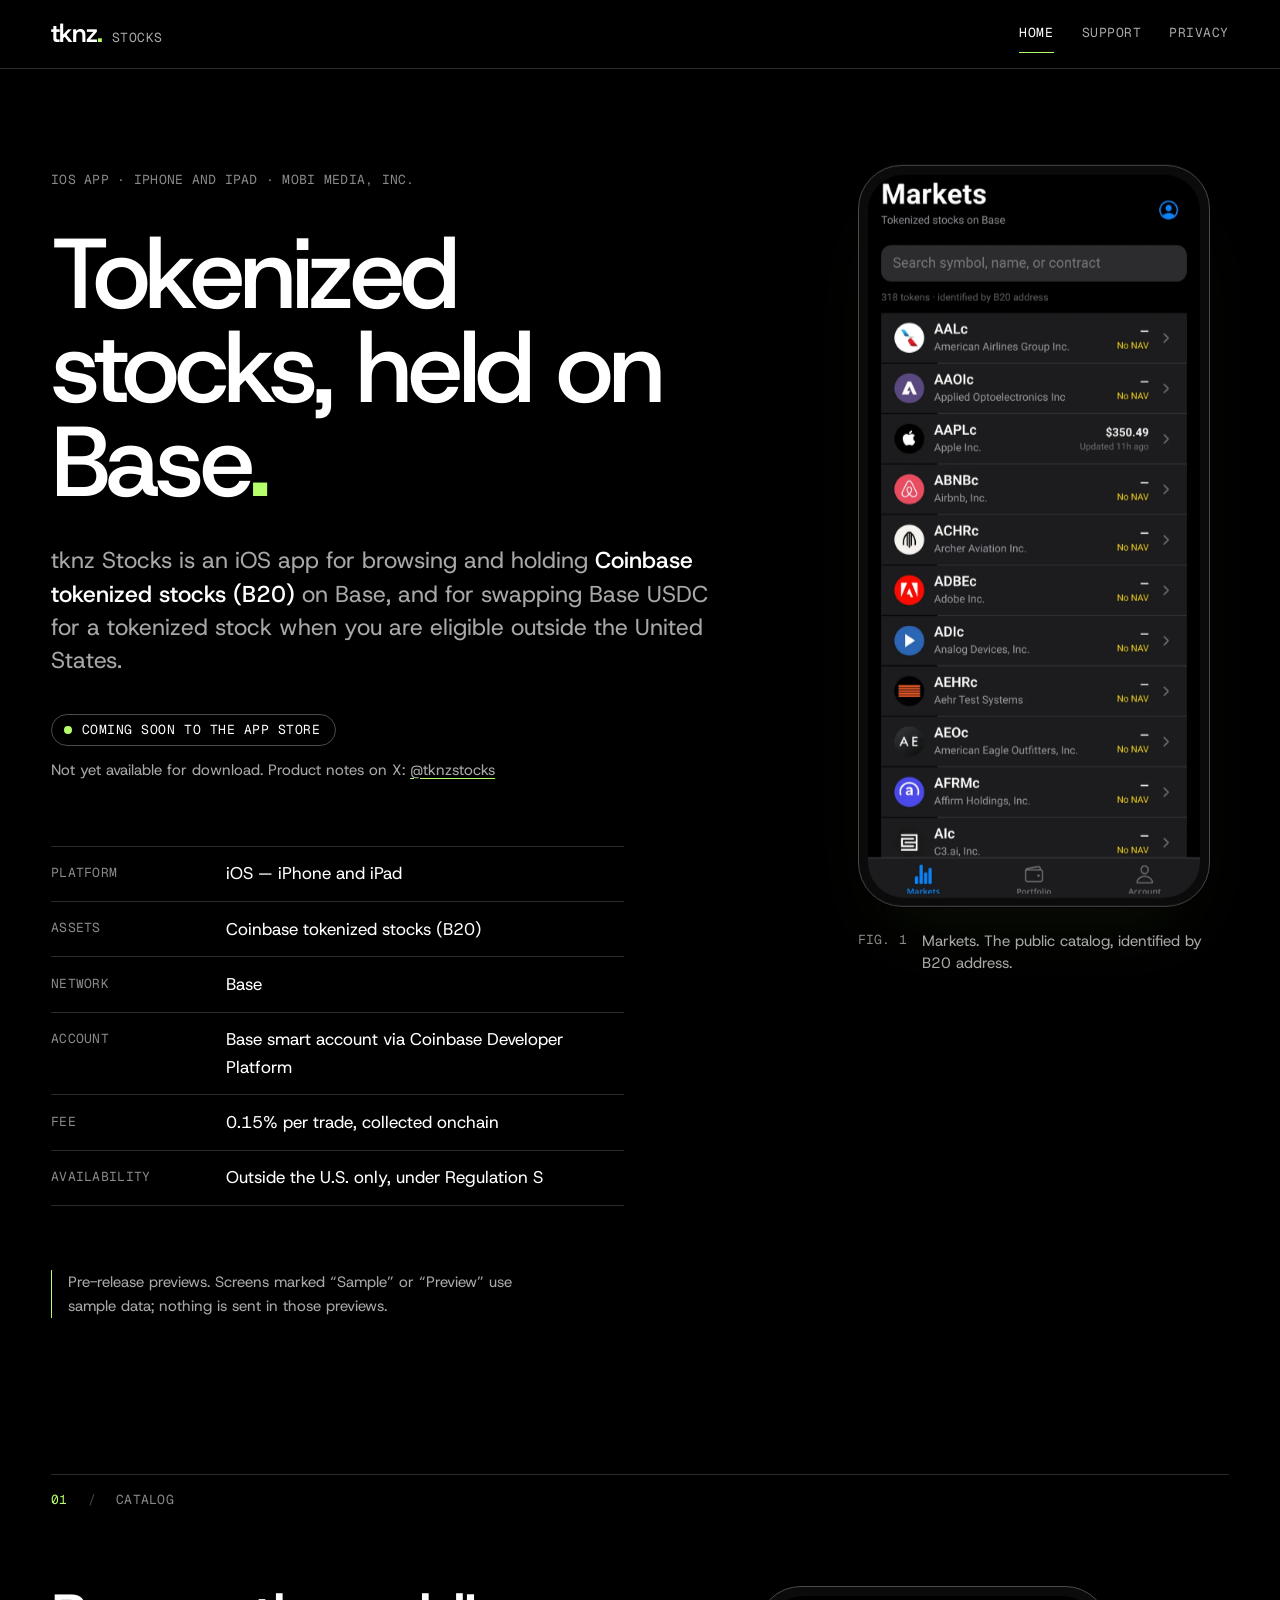
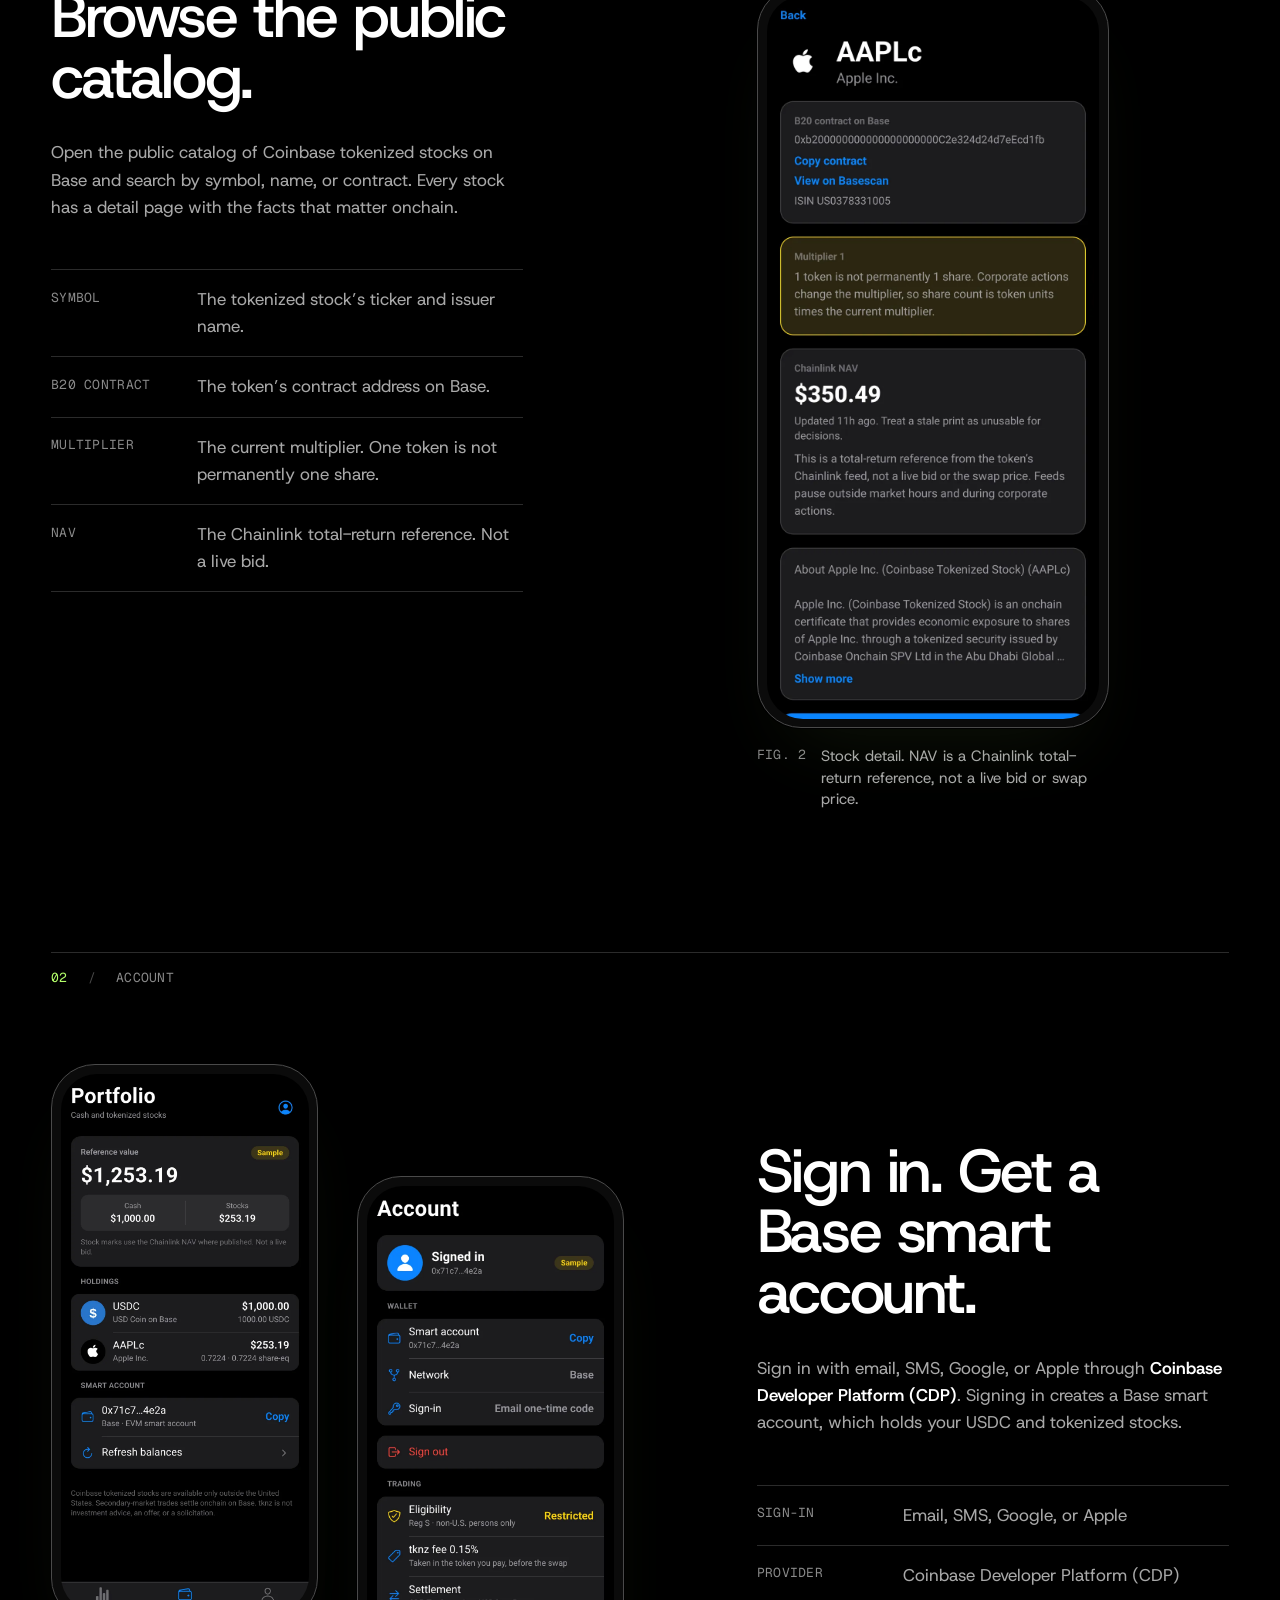
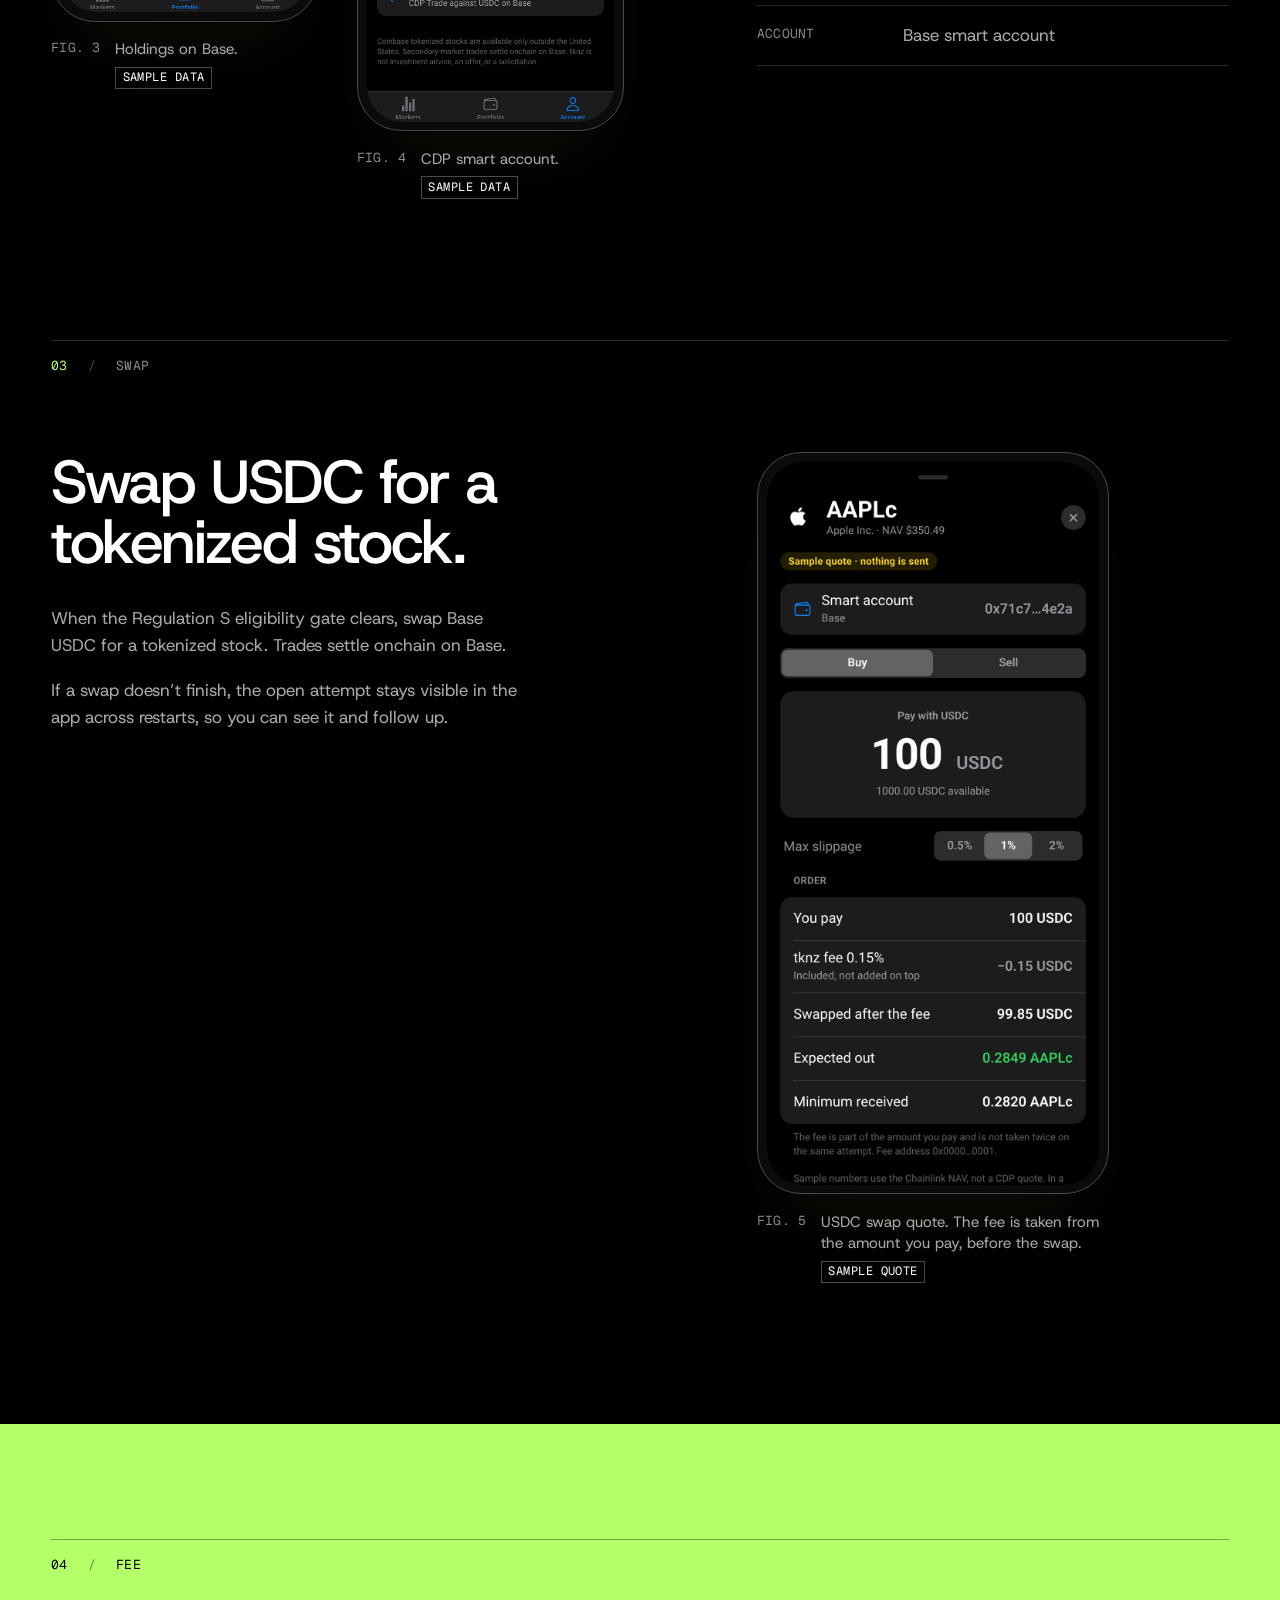
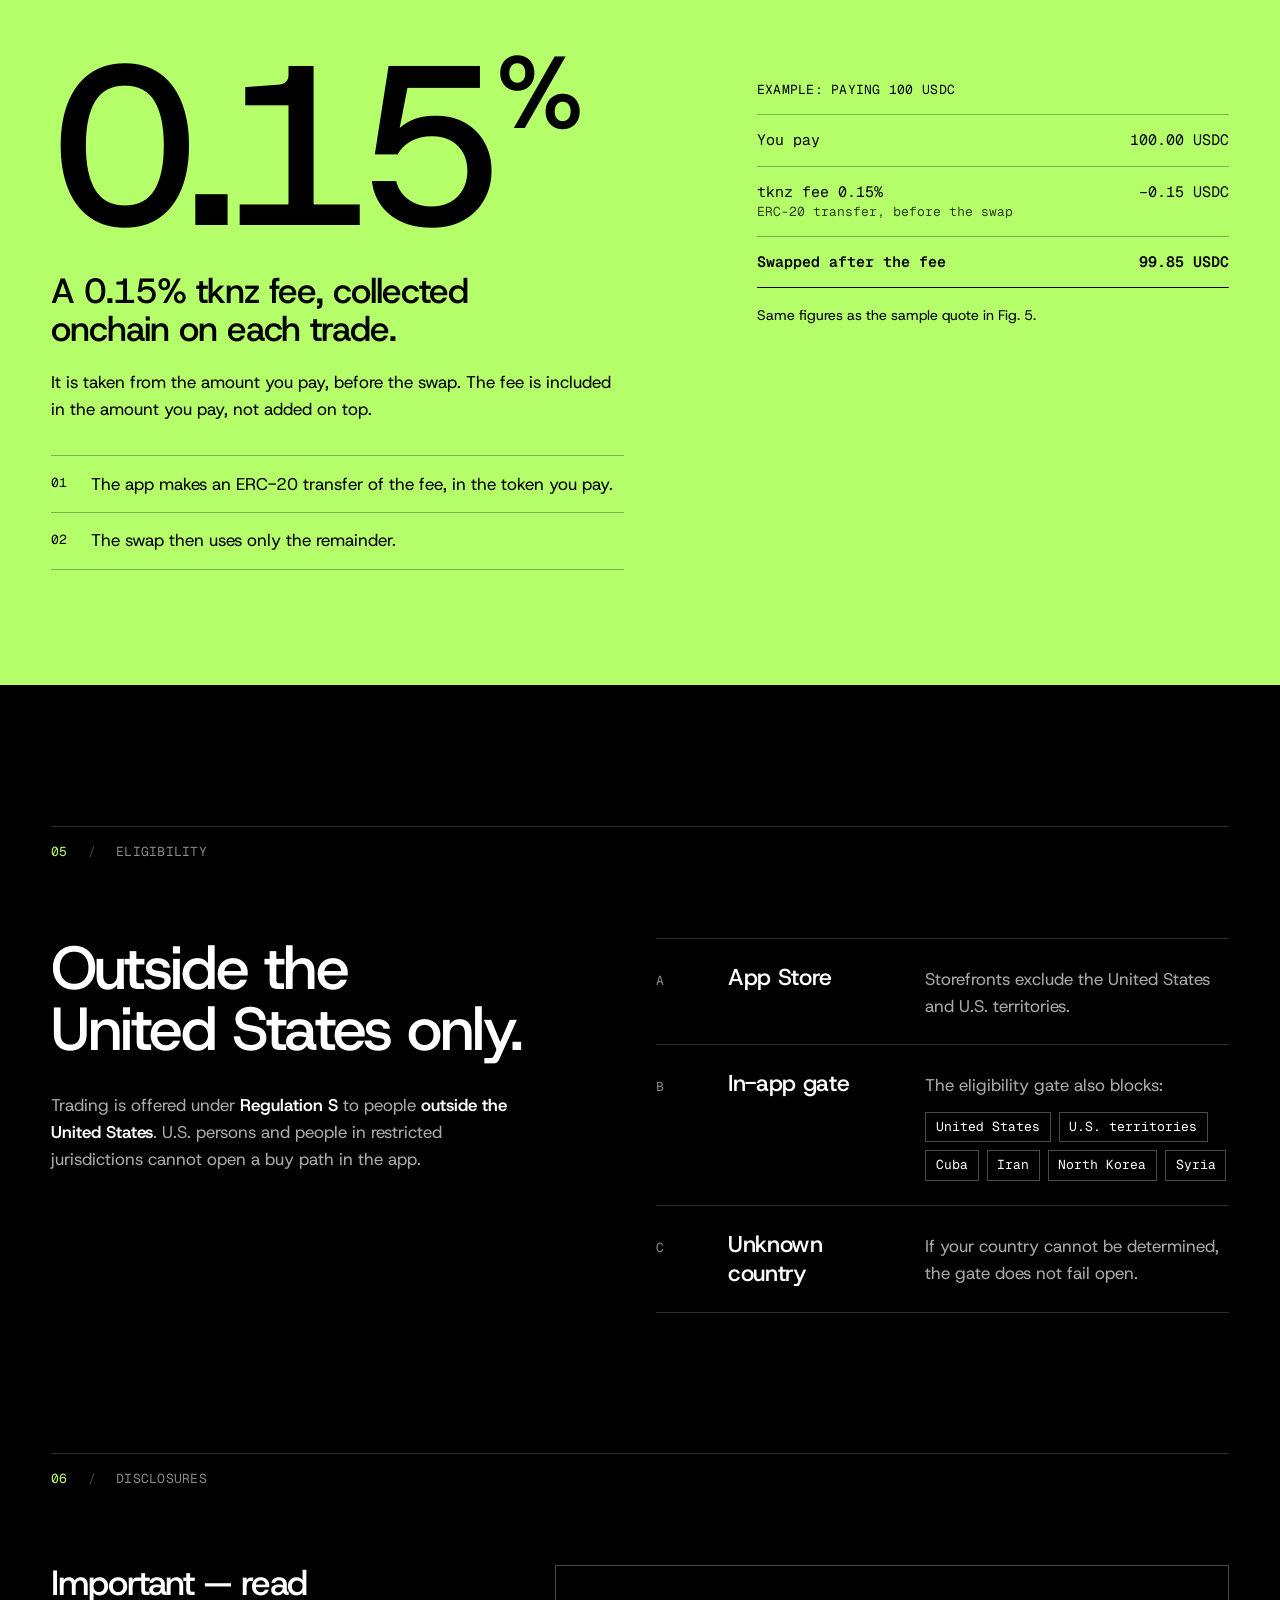
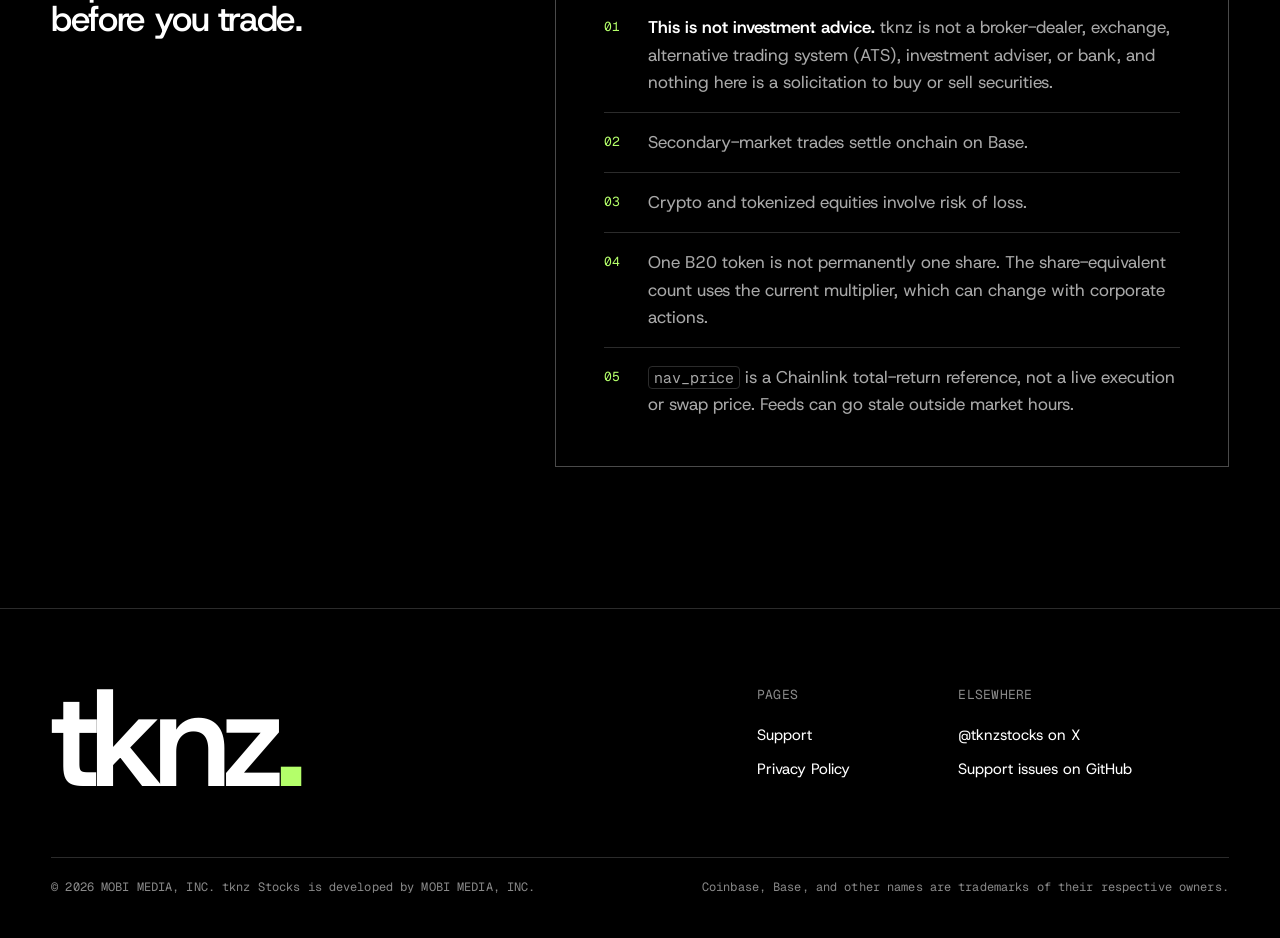
<file: index.html>
<!doctype html>
<html lang="en">
<head>
  <meta charset="utf-8">
  <meta name="viewport" content="width=device-width, initial-scale=1">
  <title>tknz Stocks — Coinbase tokenized stocks on Base</title>
  <meta name="description" content="tknz Stocks is an iOS app to browse and hold Coinbase tokenized stocks (B20) on Base and swap with USDC when eligible outside the United States. Coming soon to the App Store.">
  <meta name="theme-color" content="#000000">
  <meta name="color-scheme" content="dark">
  <link rel="icon" type="image/png" href="./assets/tknz-app-icon-1024.png">
  <link rel="apple-touch-icon" href="./assets/tknz-app-icon-1024.png">
  <link rel="preload" href="./assets/fonts/HostGrotesk-var.woff2" as="font" type="font/woff2" crossorigin>
  <link rel="stylesheet" href="./assets/site.css">
  <script src="./assets/site.js" defer></script>
</head>
<body>
  <a class="skip-link" href="#main">Skip to content</a>

  <header class="site-header">
    <div class="wrap">
      <a class="wordmark" href="./" aria-label="tknz Stocks home"><span class="wordmark-tknz">tknz<span class="dot" aria-hidden="true">.</span></span><span class="wordmark-product">Stocks</span></a>
      <nav class="site-nav" aria-label="Primary">
        <ul>
          <li><a href="./" aria-current="page">Home</a></li>
          <li><a href="./support/">Support</a></li>
          <li><a href="./privacy/">Privacy</a></li>
        </ul>
      </nav>
    </div>
  </header>

  <main id="main" tabindex="-1">

    <section class="wrap grid hero" aria-labelledby="hero-title">
      <div class="hero-copy">
        <p class="label">iOS app · iPhone and iPad · MOBI MEDIA, INC.</p>
        <h1 id="hero-title">Tokenized stocks, held on Base<span class="accent">.</span></h1>
        <p class="lede">tknz Stocks is an iOS app for browsing and holding <strong>Coinbase tokenized stocks (B20)</strong> on Base, and for swapping Base USDC for a tokenized stock when you are eligible outside the United States.</p>
        <div class="hero-meta">
          <p class="status">Coming soon to the App Store</p>
          <p class="fine muted">Not yet available for download. Product notes on X: <a href="https://x.com/tknzstocks">@tknzstocks</a></p>
        </div>
      </div>

      <figure class="shot hero-figure" data-reveal>
        <div class="device" data-parallax="0.05">
          <img src="./assets/screens/markets.webp" width="860" height="1870" fetchpriority="high" alt="Markets screen listing Coinbase tokenized stocks on Base, with a search field and each token’s Chainlink NAV or “No NAV”.">
        </div>
        <figcaption><span class="label">Fig. 1</span><span>Markets. The public catalog, identified by B20 address.</span></figcaption>
      </figure>

      <dl class="specs" aria-label="At a glance">
        <div><dt>Platform</dt><dd>iOS — iPhone and iPad</dd></div>
        <div><dt>Assets</dt><dd>Coinbase tokenized stocks (B20)</dd></div>
        <div><dt>Network</dt><dd>Base</dd></div>
        <div><dt>Account</dt><dd>Base smart account via Coinbase Developer Platform</dd></div>
        <div><dt>Fee</dt><dd>0.15% per trade, collected onchain</dd></div>
        <div><dt>Availability</dt><dd>Outside the U.S. only, under Regulation S</dd></div>
      </dl>

      <p class="note hero-note">Pre-release previews. Screens marked “Sample” or “Preview” use sample data; nothing is sent in those previews.</p>
    </section>

    <!-- 01 Catalog -->
    <section class="wrap sec sec--a" id="catalog" aria-labelledby="catalog-title">
      <div class="sec-head"><span class="label sec-num">01</span><span class="label">Catalog</span></div>
      <div class="grid sec-body">
        <div class="sec-copy" data-reveal>
          <h2 id="catalog-title">Browse the public catalog.</h2>
          <p>Open the public catalog of Coinbase tokenized stocks on Base and search by symbol, name, or contract. Every stock has a detail page with the facts that matter onchain.</p>
          <ul class="facts">
            <li><span class="label">Symbol</span><p>The tokenized stock’s ticker and issuer name.</p></li>
            <li><span class="label">B20 contract</span><p>The token’s contract address on Base.</p></li>
            <li><span class="label">Multiplier</span><p>The current multiplier. One token is not permanently one share.</p></li>
            <li><span class="label">NAV</span><p>The Chainlink total-return reference. Not a live bid.</p></li>
          </ul>
        </div>
        <div class="sec-media">
          <figure class="shot" data-reveal>
            <div class="device" data-parallax="0.04">
              <img src="./assets/screens/stock-detail.webp" width="860" height="1870" loading="lazy" decoding="async" alt="Stock detail screen showing the B20 contract on Base, a multiplier notice, and a Chainlink NAV reference labelled as not a live bid.">
            </div>
            <figcaption><span class="label">Fig. 2</span><span>Stock detail. NAV is a Chainlink total-return reference, not a live bid or swap price.</span></figcaption>
          </figure>
        </div>
      </div>
    </section>

    <!-- 02 Account -->
    <section class="wrap sec sec--b" id="account" aria-labelledby="account-title">
      <div class="sec-head"><span class="label sec-num">02</span><span class="label">Account</span></div>
      <div class="grid sec-body">
        <div class="sec-copy" data-reveal>
          <h2 id="account-title">Sign in. Get a Base smart account.</h2>
          <p>Sign in with email, SMS, Google, or Apple through <strong>Coinbase Developer Platform (CDP)</strong>. Signing in creates a Base smart account, which holds your USDC and tokenized stocks.</p>
          <ul class="facts">
            <li><span class="label">Sign-in</span><p>Email, SMS, Google, or Apple</p></li>
            <li><span class="label">Provider</span><p>Coinbase Developer Platform (CDP)</p></li>
            <li><span class="label">Account</span><p>Base smart account</p></li>
          </ul>
        </div>
        <div class="sec-media shots-pair">
          <figure class="shot" data-reveal>
            <div class="device">
              <img src="./assets/screens/preview-portfolio.webp" width="860" height="1870" loading="lazy" decoding="async" alt="Sample portfolio screen showing USDC and a tokenized stock held on Base, with a reference value and the smart account address.">
            </div>
            <figcaption><span class="label">Fig. 3</span><span>Holdings on Base.<br><span class="tag">Sample data</span></span></figcaption>
          </figure>
          <figure class="shot" data-reveal style="--reveal-delay: 0.12s">
            <div class="device" data-parallax="0.05">
              <img src="./assets/screens/preview-account.webp" width="780" height="1688" loading="lazy" decoding="async" alt="Sample account screen showing a signed-in CDP smart account on Base, sign-in method, sign out, eligibility status, fee and settlement details.">
            </div>
            <figcaption><span class="label">Fig. 4</span><span>CDP smart account.<br><span class="tag">Sample data</span></span></figcaption>
          </figure>
        </div>
      </div>
    </section>

    <!-- 03 Swap -->
    <section class="wrap sec sec--a" id="swap" aria-labelledby="swap-title">
      <div class="sec-head"><span class="label sec-num">03</span><span class="label">Swap</span></div>
      <div class="grid sec-body">
        <div class="sec-copy" data-reveal>
          <h2 id="swap-title">Swap USDC for a tokenized stock.</h2>
          <p>When the Regulation S eligibility gate clears, swap Base USDC for a tokenized stock. Trades settle onchain on Base.</p>
          <p>If a swap doesn’t finish, the open attempt stays visible in the app across restarts, so you can see it and follow up.</p>
        </div>
        <div class="sec-media">
          <figure class="shot" data-reveal>
            <div class="device" data-parallax="0.04">
              <img src="./assets/screens/preview-swap.webp" width="860" height="1870" loading="lazy" decoding="async" alt="Sample swap quote paying 100 USDC, showing a 0.15% tknz fee of 0.15 USDC, 99.85 USDC swapped after the fee, expected and minimum amounts received.">
            </div>
            <figcaption><span class="label">Fig. 5</span><span>USDC swap quote. The fee is taken from the amount you pay, before the swap.<br><span class="tag">Sample quote</span></span></figcaption>
          </figure>
        </div>
      </div>
    </section>

    <!-- 04 Fee -->
    <section class="band" id="fee" aria-labelledby="fee-title">
      <div class="wrap">
        <div class="sec-head"><span class="label sec-num">04</span><span class="label">Fee</span></div>
        <div class="grid sec-body">
          <div class="band-main" data-reveal>
            <p class="band-figure" aria-hidden="true">0.15<span>%</span></p>
            <h2 id="fee-title">A 0.15% tknz fee, collected onchain on each trade.</h2>
            <p>It is taken from the amount you pay, before the swap. The fee is included in the amount you pay, not added on top.</p>
            <ol class="steps">
              <li>The app makes an ERC-20 transfer of the fee, in the token you pay.</li>
              <li>The swap then uses only the remainder.</li>
            </ol>
          </div>
          <div class="band-aside" data-reveal style="--reveal-delay: 0.12s">
            <table class="ledger">
              <caption>Example: paying 100 USDC</caption>
              <tbody>
                <tr><th scope="row">You pay</th><td>100.00 USDC</td></tr>
                <tr><th scope="row">tknz fee 0.15%<span class="sub">ERC-20 transfer, before the swap</span></th><td>−0.15 USDC</td></tr>
                <tr><th scope="row">Swapped after the fee</th><td>99.85 USDC</td></tr>
              </tbody>
            </table>
            <p class="ledger-note">Same figures as the sample quote in Fig. 5.</p>
          </div>
        </div>
      </div>
    </section>

    <!-- 05 Eligibility -->
    <section class="wrap sec sec--elig" id="eligibility" aria-labelledby="eligibility-title">
      <div class="sec-head"><span class="label sec-num">05</span><span class="label">Eligibility</span></div>
      <div class="grid sec-body">
        <div class="sec-copy" data-reveal>
          <h2 id="eligibility-title">Outside the United States only.</h2>
          <p>Trading is offered under <strong>Regulation S</strong> to people <strong>outside the United States</strong>. U.S. persons and people in restricted jurisdictions cannot open a buy path in the app.</p>
        </div>
        <div class="elig-wrap" data-reveal>
          <ul class="elig">
            <li>
              <span class="label">A</span>
              <h3>App Store</h3>
              <p>Storefronts exclude the United States and U.S. territories.</p>
            </li>
            <li>
              <span class="label">B</span>
              <h3>In-app gate</h3>
              <div>
                <p>The eligibility gate also blocks:</p>
                <ul class="places">
                  <li>United States</li>
                  <li>U.S. territories</li>
                  <li>Cuba</li>
                  <li>Iran</li>
                  <li>North Korea</li>
                  <li>Syria</li>
                </ul>
              </div>
            </li>
            <li>
              <span class="label">C</span>
              <h3>Unknown country</h3>
              <p>If your country cannot be determined, the gate does not fail open.</p>
            </li>
          </ul>
        </div>
      </div>
    </section>

    <!-- 06 Risk -->
    <section class="wrap sec sec--risk" id="risk" aria-labelledby="risk-title">
      <div class="sec-head"><span class="label sec-num">06</span><span class="label">Disclosures</span></div>
      <div class="grid sec-body">
        <div class="sec-copy">
          <h2 id="risk-title">Important — read before you trade.</h2>
        </div>
        <div class="risk">
          <ol>
            <li><span><strong>This is not investment advice.</strong> tknz is not a broker-dealer, exchange, alternative trading system (ATS), investment adviser, or bank, and nothing here is a solicitation to buy or sell securities.</span></li>
            <li><span>Secondary-market trades settle onchain on Base.</span></li>
            <li><span>Crypto and tokenized equities involve risk of loss.</span></li>
            <li><span>One B20 token is not permanently one share. The share-equivalent count uses the current multiplier, which can change with corporate actions.</span></li>
            <li><span><code>nav_price</code> is a Chainlink total-return reference, not a live execution or swap price. Feeds can go stale outside market hours.</span></li>
          </ol>
        </div>
      </div>
    </section>

  </main>

  <footer class="site-footer">
    <div class="wrap">
      <div class="grid footer-grid">
        <p class="footer-mark" aria-hidden="true">tknz<span class="dot">.</span></p>
        <nav class="footer-col footer-col--a" aria-labelledby="footer-pages">
          <h2 class="label" id="footer-pages">Pages</h2>
          <ul>
            <li><a href="./support/">Support</a></li>
            <li><a href="./privacy/">Privacy Policy</a></li>
          </ul>
        </nav>
        <div class="footer-col footer-col--b">
          <h2 class="label">Elsewhere</h2>
          <ul>
            <li><a href="https://x.com/tknzstocks">@tknzstocks on X</a></li>
            <li><a href="https://github.com/retroservices1121/tknz-stocks-site/issues">Support issues on GitHub</a></li>
          </ul>
        </div>
      </div>
      <div class="footer-legal">
        <p>© 2026 MOBI MEDIA, INC. tknz Stocks is developed by MOBI MEDIA, INC.</p>
        <p>Coinbase, Base, and other names are trademarks of their respective owners.</p>
      </div>
    </div>
  </footer>
</body>
</html>
</file>
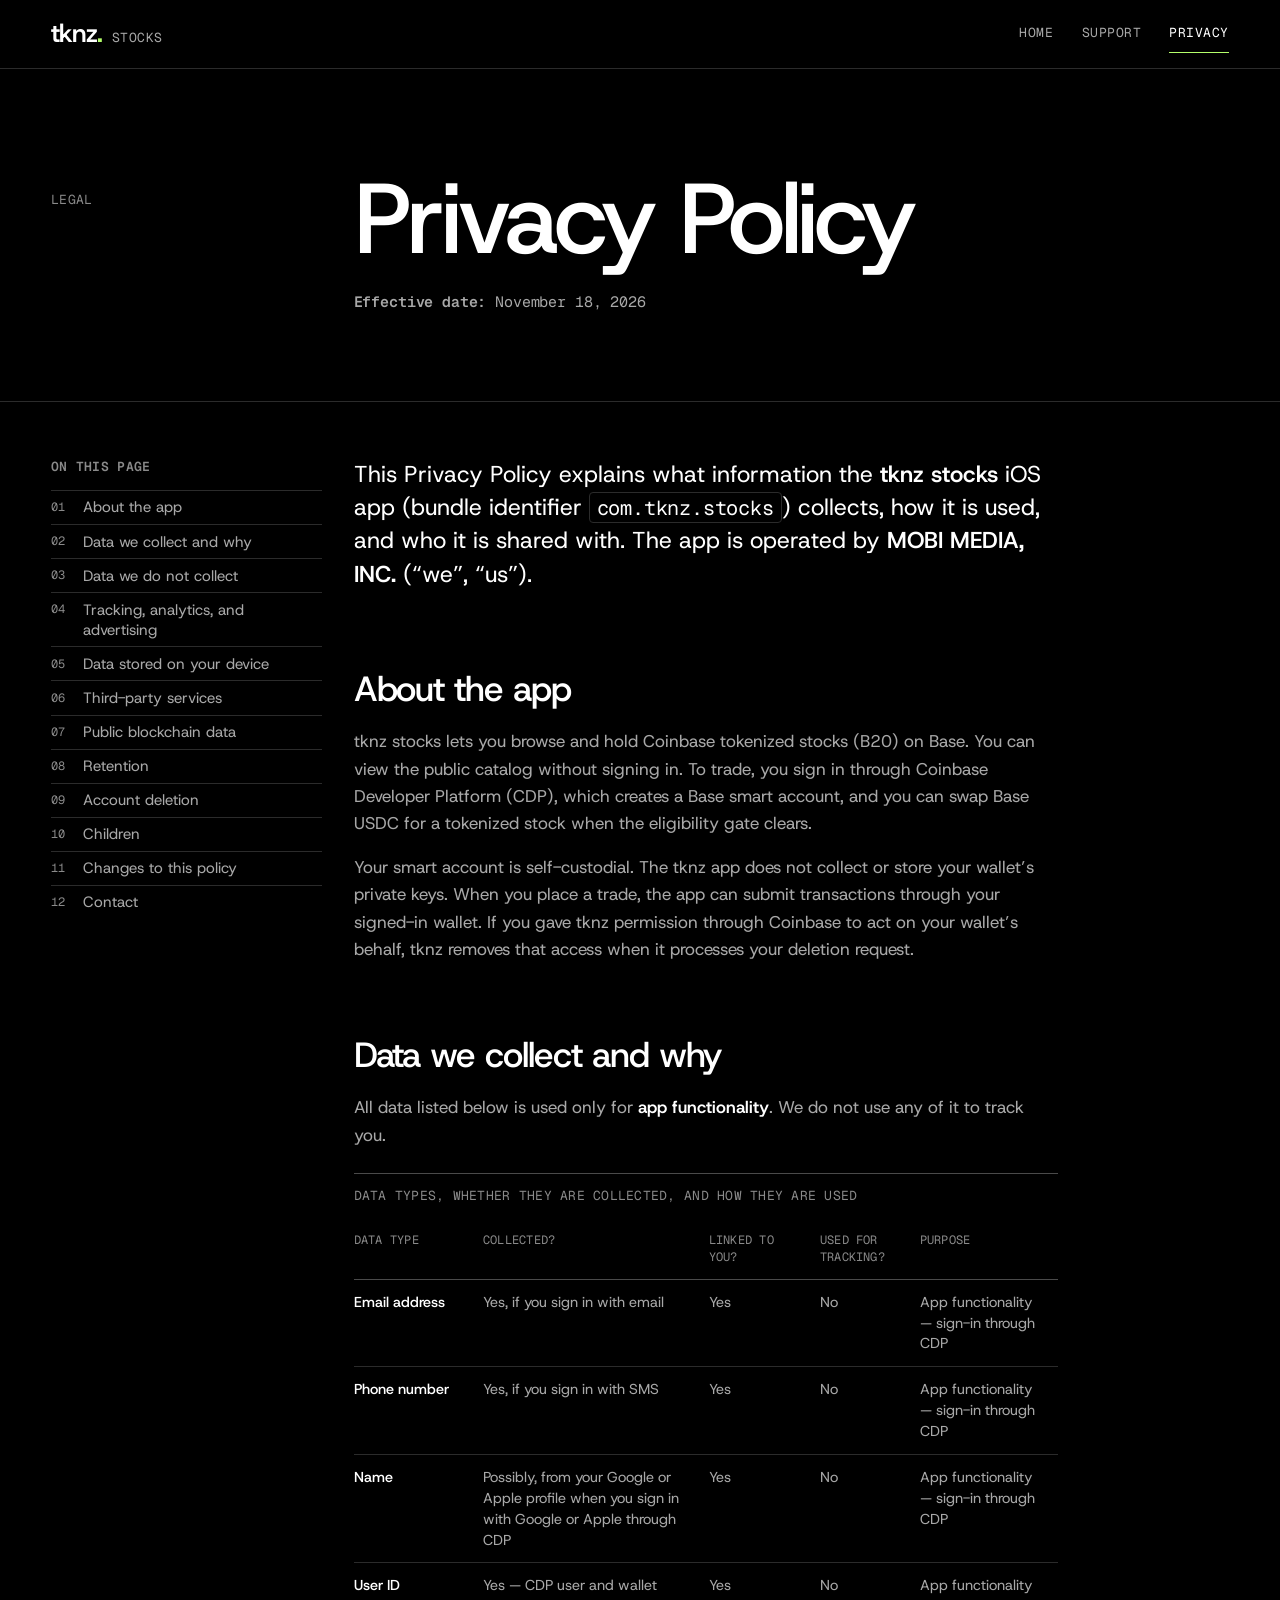
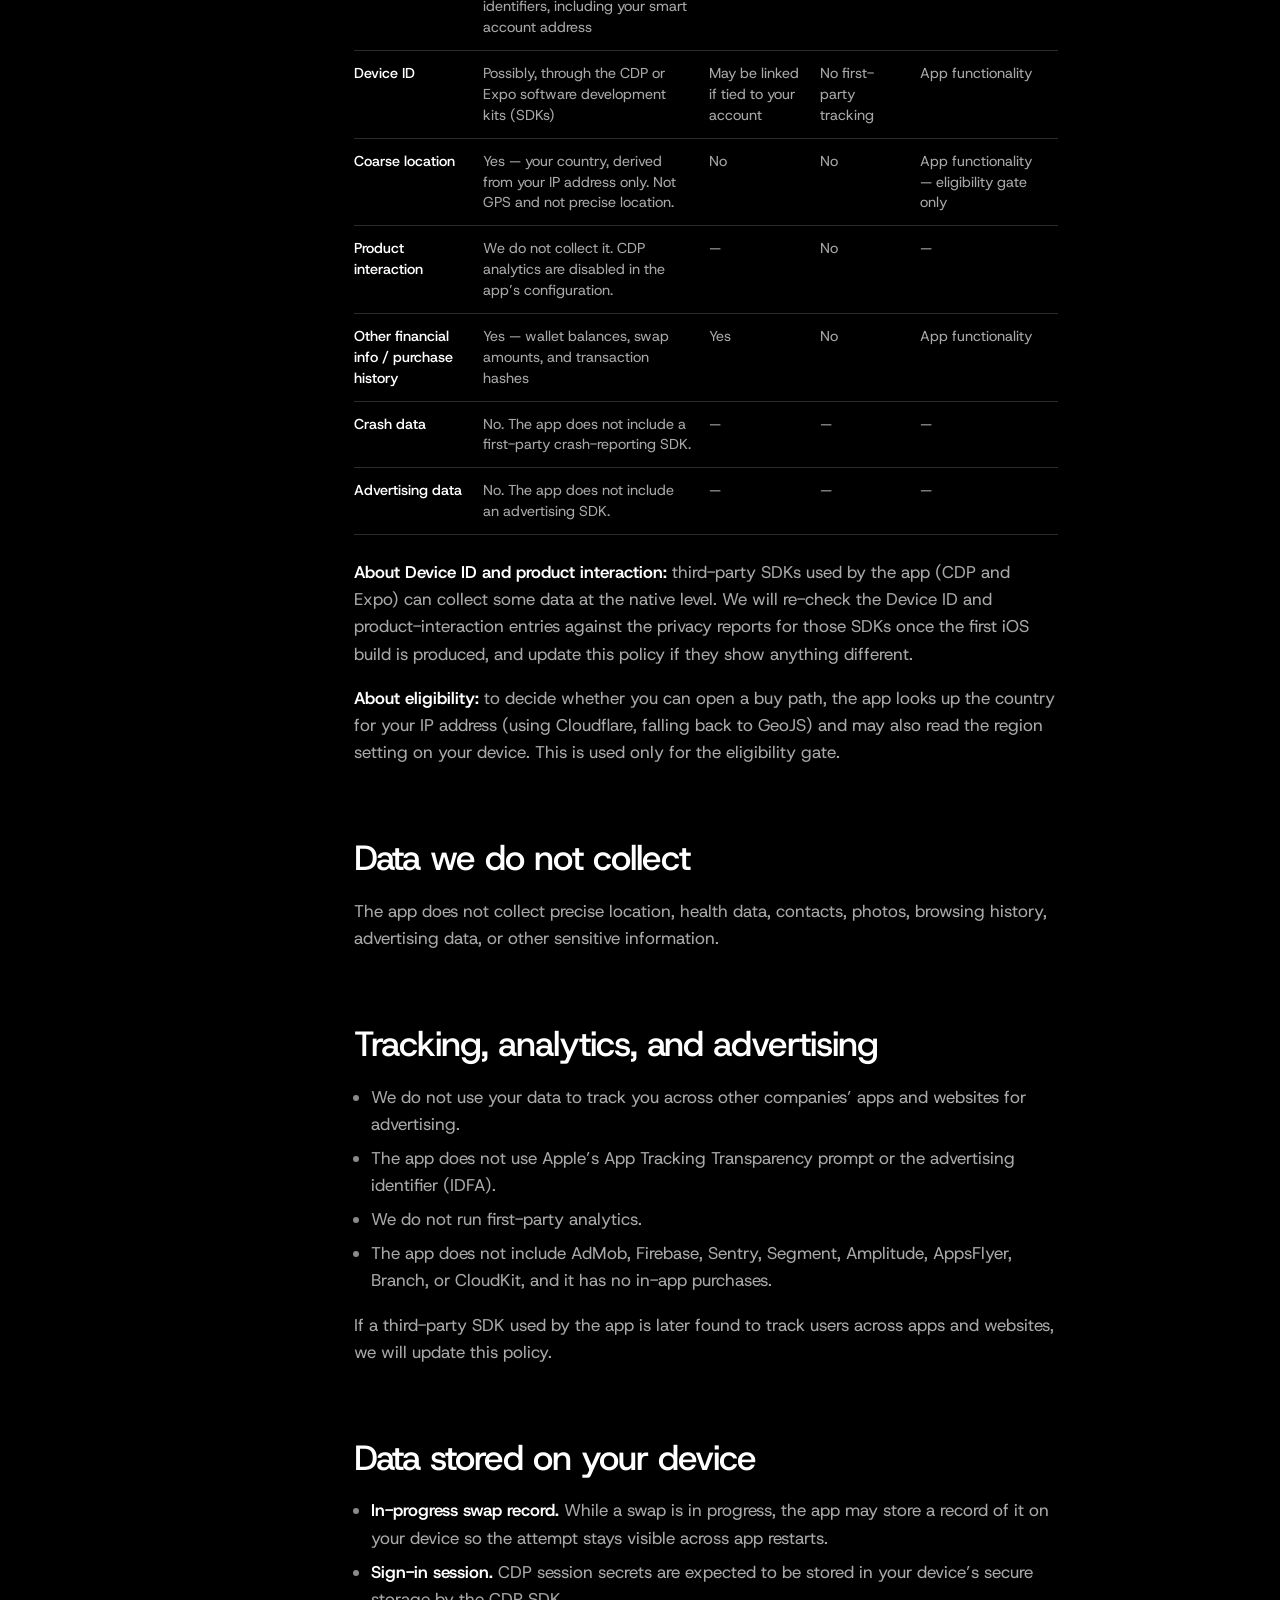
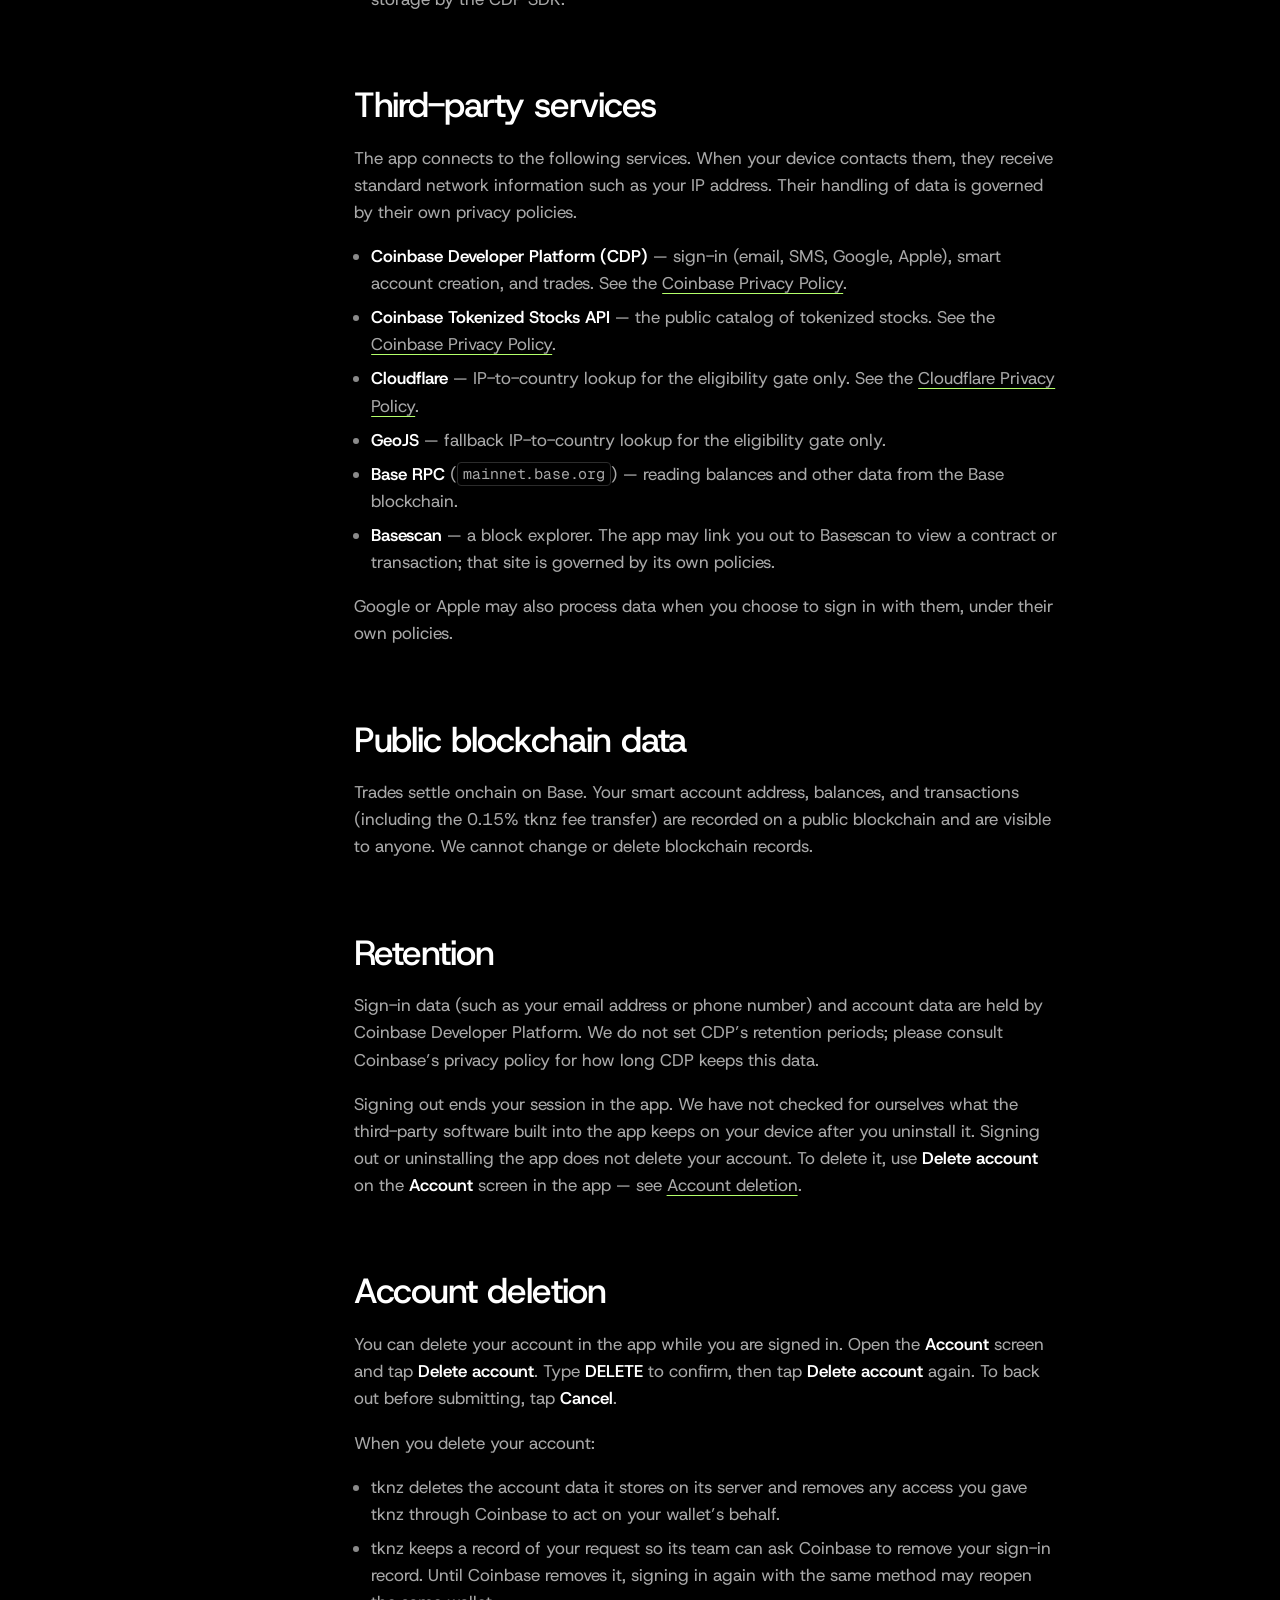
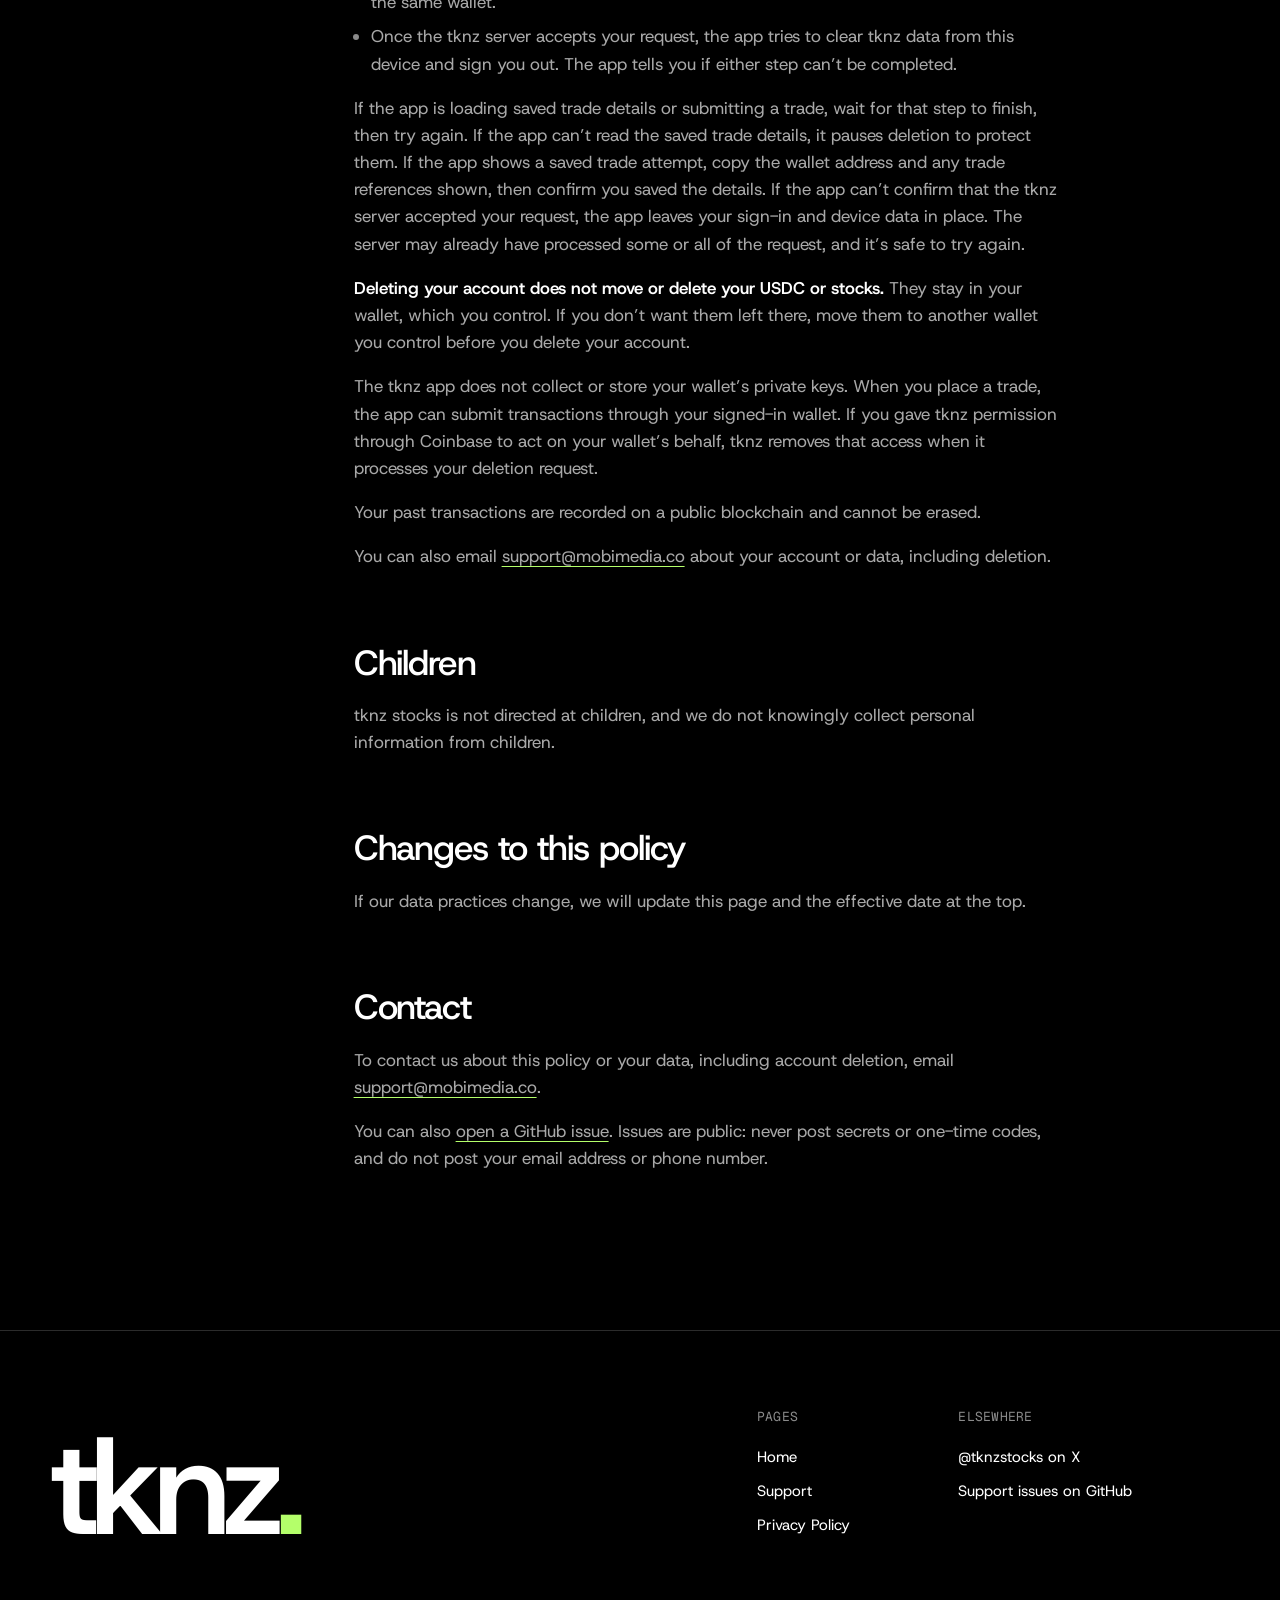
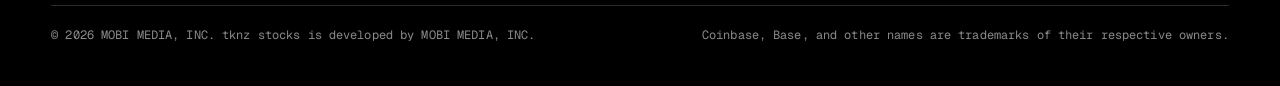
<file: privacy/index.html>
<!doctype html>
<html lang="en">
<head>
  <meta charset="utf-8">
  <meta name="viewport" content="width=device-width, initial-scale=1">
  <title>Privacy Policy — tknz stocks</title>
  <meta name="description" content="Privacy Policy for the tknz stocks iOS app (com.tknz.stocks), operated by MOBI MEDIA, INC.">
  <meta name="theme-color" content="#000000">
  <meta name="color-scheme" content="dark">
  <link rel="icon" type="image/png" href="../assets/tknz-app-icon-1024.png">
  <link rel="apple-touch-icon" href="../assets/tknz-app-icon-1024.png">
  <link rel="preload" href="../assets/fonts/HostGrotesk-var.woff2" as="font" type="font/woff2" crossorigin>
  <link rel="stylesheet" href="../assets/site.css">
</head>
<body>
  <a class="skip-link" href="#main">Skip to content</a>

  <header class="site-header">
    <div class="wrap">
      <a class="wordmark" href="../" aria-label="tknz stocks home"><span class="wordmark-tknz">tknz<span class="dot" aria-hidden="true">.</span></span><span class="wordmark-product">stocks</span></a>
      <nav class="site-nav" aria-label="Primary">
        <ul>
          <li><a href="../">Home</a></li>
          <li><a href="../support/">Support</a></li>
          <li><a href="./" aria-current="page">Privacy</a></li>
        </ul>
      </nav>
    </div>
  </header>

  <main id="main" tabindex="-1">
    <article>
      <header class="wrap grid page-head">
        <p class="label page-eyebrow">Legal</p>
        <div class="page-title">
          <h1>Privacy Policy</h1>
          <p class="mono muted"><strong>Effective date:</strong> <time datetime="2026-11-18">November 18, 2026</time></p>
        </div>
      </header>

      <div class="wrap grid page-body">
        <aside class="page-aside">
          <nav class="toc" aria-labelledby="toc-title">
            <p class="label" id="toc-title"><strong>On this page</strong></p>
            <ol>
            <li><a href="#about">About the app</a></li>
            <li><a href="#collected">Data we collect and why</a></li>
            <li><a href="#not-collected">Data we do not collect</a></li>
            <li><a href="#tracking">Tracking, analytics, and advertising</a></li>
            <li><a href="#device">Data stored on your device</a></li>
            <li><a href="#third-parties">Third-party services</a></li>
            <li><a href="#blockchain">Public blockchain data</a></li>
            <li><a href="#retention">Retention</a></li>
            <li><a href="#deletion">Account deletion</a></li>
            <li><a href="#children">Children</a></li>
            <li><a href="#changes">Changes to this policy</a></li>
            <li><a href="#contact">Contact</a></li>
            </ol>
          </nav>
        </aside>

        <div class="page-main prose">
          <p class="intro">This Privacy Policy explains what information the <strong>tknz stocks</strong> iOS app (bundle identifier <code>com.tknz.stocks</code>) collects, how it is used, and who it is shared with. The app is operated by <strong>MOBI MEDIA, INC.</strong> (“we”, “us”).</p>

        <section aria-labelledby="about">
          <h2 id="about">About the app</h2>
          <p>tknz stocks lets you browse and hold Coinbase tokenized stocks (B20) on Base. You can view the public catalog without signing in. To trade, you sign in through Coinbase Developer Platform (CDP), which creates a Base smart account, and you can swap Base USDC for a tokenized stock when the eligibility gate clears.</p>
          <p>Your smart account is self-custodial. The tknz app does not collect or store your wallet’s private keys. When you place a trade, the app can submit transactions through your signed-in wallet. If you gave tknz permission through Coinbase to act on your wallet’s behalf, tknz removes that access when it processes your deletion request.</p>
        </section>

        <section aria-labelledby="collected">
          <h2 id="collected">Data we collect and why</h2>
          <p>All data listed below is used only for <strong>app functionality</strong>. We do not use any of it to track you.</p>
          <div class="table-scroll" role="region" aria-labelledby="collected-caption" tabindex="0">
            <table>
              <caption id="collected-caption">Data types, whether they are collected, and how they are used</caption>
              <thead>
                <tr>
                  <th scope="col">Data type</th>
                  <th scope="col">Collected?</th>
                  <th scope="col">Linked to you?</th>
                  <th scope="col">Used for tracking?</th>
                  <th scope="col">Purpose</th>
                </tr>
              </thead>
              <tbody>
                <tr>
                  <th scope="row">Email address</th>
                  <td>Yes, if you sign in with email</td>
                  <td>Yes</td>
                  <td>No</td>
                  <td>App functionality — sign-in through CDP</td>
                </tr>
                <tr>
                  <th scope="row">Phone number</th>
                  <td>Yes, if you sign in with SMS</td>
                  <td>Yes</td>
                  <td>No</td>
                  <td>App functionality — sign-in through CDP</td>
                </tr>
                <tr>
                  <th scope="row">Name</th>
                  <td>Possibly, from your Google or Apple profile when you sign in with Google or Apple through CDP</td>
                  <td>Yes</td>
                  <td>No</td>
                  <td>App functionality — sign-in through CDP</td>
                </tr>
                <tr>
                  <th scope="row">User ID</th>
                  <td>Yes — CDP user and wallet identifiers, including your smart account address</td>
                  <td>Yes</td>
                  <td>No</td>
                  <td>App functionality</td>
                </tr>
                <tr>
                  <th scope="row">Device ID</th>
                  <td>Possibly, through the CDP or Expo software development kits (SDKs)</td>
                  <td>May be linked if tied to your account</td>
                  <td>No first-party tracking</td>
                  <td>App functionality</td>
                </tr>
                <tr>
                  <th scope="row">Coarse location</th>
                  <td>Yes — your country, derived from your IP address only. Not GPS and not precise location.</td>
                  <td>No</td>
                  <td>No</td>
                  <td>App functionality — eligibility gate only</td>
                </tr>
                <tr>
                  <th scope="row">Product interaction</th>
                  <td>We do not collect it. CDP analytics are disabled in the app’s configuration.</td>
                  <td>—</td>
                  <td>No</td>
                  <td>—</td>
                </tr>
                <tr>
                  <th scope="row">Other financial info / purchase history</th>
                  <td>Yes — wallet balances, swap amounts, and transaction hashes</td>
                  <td>Yes</td>
                  <td>No</td>
                  <td>App functionality</td>
                </tr>
                <tr>
                  <th scope="row">Crash data</th>
                  <td>No. The app does not include a first-party crash-reporting SDK.</td>
                  <td>—</td>
                  <td>—</td>
                  <td>—</td>
                </tr>
                <tr>
                  <th scope="row">Advertising data</th>
                  <td>No. The app does not include an advertising SDK.</td>
                  <td>—</td>
                  <td>—</td>
                  <td>—</td>
                </tr>
              </tbody>
            </table>
          </div>
          <p><strong>About Device ID and product interaction:</strong> third-party SDKs used by the app (CDP and Expo) can collect some data at the native level. We will re-check the Device ID and product-interaction entries against the privacy reports for those SDKs once the first iOS build is produced, and update this policy if they show anything different.</p>
          <p><strong>About eligibility:</strong> to decide whether you can open a buy path, the app looks up the country for your IP address (using Cloudflare, falling back to GeoJS) and may also read the region setting on your device. This is used only for the eligibility gate.</p>
        </section>

        <section aria-labelledby="not-collected">
          <h2 id="not-collected">Data we do not collect</h2>
          <p>The app does not collect precise location, health data, contacts, photos, browsing history, advertising data, or other sensitive information.</p>
        </section>

        <section aria-labelledby="tracking">
          <h2 id="tracking">Tracking, analytics, and advertising</h2>
          <ul>
            <li>We do not use your data to track you across other companies’ apps and websites for advertising.</li>
            <li>The app does not use Apple’s App Tracking Transparency prompt or the advertising identifier (IDFA).</li>
            <li>We do not run first-party analytics.</li>
            <li>The app does not include AdMob, Firebase, Sentry, Segment, Amplitude, AppsFlyer, Branch, or CloudKit, and it has no in-app purchases.</li>
          </ul>
          <p>If a third-party SDK used by the app is later found to track users across apps and websites, we will update this policy.</p>
        </section>

        <section aria-labelledby="device">
          <h2 id="device">Data stored on your device</h2>
          <ul>
            <li><strong>In-progress swap record.</strong> While a swap is in progress, the app may store a record of it on your device so the attempt stays visible across app restarts.</li>
            <li><strong>Sign-in session.</strong> CDP session secrets are expected to be stored in your device’s secure storage by the CDP SDK.</li>
          </ul>
        </section>

        <section aria-labelledby="third-parties">
          <h2 id="third-parties">Third-party services</h2>
          <p>The app connects to the following services. When your device contacts them, they receive standard network information such as your IP address. Their handling of data is governed by their own privacy policies.</p>
          <ul>
            <li><strong>Coinbase Developer Platform (CDP)</strong> — sign-in (email, SMS, Google, Apple), smart account creation, and trades. See the <a href="https://www.coinbase.com/legal/privacy">Coinbase Privacy Policy</a>.</li>
            <li><strong>Coinbase Tokenized Stocks API</strong> — the public catalog of tokenized stocks. See the <a href="https://www.coinbase.com/legal/privacy">Coinbase Privacy Policy</a>.</li>
            <li><strong>Cloudflare</strong> — IP-to-country lookup for the eligibility gate only. See the <a href="https://www.cloudflare.com/privacypolicy/">Cloudflare Privacy Policy</a>.</li>
            <li><strong>GeoJS</strong> — fallback IP-to-country lookup for the eligibility gate only.</li>
            <li><strong>Base RPC</strong> (<code>mainnet.base.org</code>) — reading balances and other data from the Base blockchain.</li>
            <li><strong>Basescan</strong> — a block explorer. The app may link you out to Basescan to view a contract or transaction; that site is governed by its own policies.</li>
          </ul>
          <p>Google or Apple may also process data when you choose to sign in with them, under their own policies.</p>
        </section>

        <section aria-labelledby="blockchain">
          <h2 id="blockchain">Public blockchain data</h2>
          <p>Trades settle onchain on Base. Your smart account address, balances, and transactions (including the 0.15% tknz fee transfer) are recorded on a public blockchain and are visible to anyone. We cannot change or delete blockchain records.</p>
        </section>

        <section aria-labelledby="retention">
          <h2 id="retention">Retention</h2>
          <p>Sign-in data (such as your email address or phone number) and account data are held by Coinbase Developer Platform. We do not set CDP’s retention periods; please consult Coinbase’s privacy policy for how long CDP keeps this data.</p>
          <p>Signing out ends your session in the app. We have not checked for ourselves what the third-party software built into the app keeps on your device after you uninstall it. Signing out or uninstalling the app does not delete your account. To delete it, use <strong>Delete account</strong> on the <strong>Account</strong> screen in the app — see <a href="#deletion">Account deletion</a>.</p>
        </section>

        <section aria-labelledby="deletion">
          <h2 id="deletion">Account deletion</h2>
          <p>You can delete your account in the app while you are signed in. Open the <strong>Account</strong> screen and tap <strong>Delete account</strong>. Type <strong>DELETE</strong> to confirm, then tap <strong>Delete account</strong> again. To back out before submitting, tap <strong>Cancel</strong>.</p>
          <p>When you delete your account:</p>
          <ul>
            <li>tknz deletes the account data it stores on its server and removes any access you gave tknz through Coinbase to act on your wallet’s behalf.</li>
            <li>tknz keeps a record of your request so its team can ask Coinbase to remove your sign-in record. Until Coinbase removes it, signing in again with the same method may reopen the same wallet.</li>
            <li>Once the tknz server accepts your request, the app tries to clear tknz data from this device and sign you out. The app tells you if either step can’t be completed.</li>
          </ul>
          <p>If the app is loading saved trade details or submitting a trade, wait for that step to finish, then try again. If the app can’t read the saved trade details, it pauses deletion to protect them. If the app shows a saved trade attempt, copy the wallet address and any trade references shown, then confirm you saved the details. If the app can’t confirm that the tknz server accepted your request, the app leaves your sign-in and device data in place. The server may already have processed some or all of the request, and it’s safe to try again.</p>
          <p><strong>Deleting your account does not move or delete your USDC or stocks.</strong> They stay in your wallet, which you control. If you don’t want them left there, move them to another wallet you control before you delete your account.</p>
          <p>The tknz app does not collect or store your wallet’s private keys. When you place a trade, the app can submit transactions through your signed-in wallet. If you gave tknz permission through Coinbase to act on your wallet’s behalf, tknz removes that access when it processes your deletion request.</p>
          <p>Your past transactions are recorded on a public blockchain and cannot be erased.</p>
          <p>You can also email <a href="mailto:support@mobimedia.co">support@mobimedia.co</a> about your account or data, including deletion.</p>
        </section>

        <section aria-labelledby="children">
          <h2 id="children">Children</h2>
          <p>tknz stocks is not directed at children, and we do not knowingly collect personal information from children.</p>
        </section>

        <section aria-labelledby="changes">
          <h2 id="changes">Changes to this policy</h2>
          <p>If our data practices change, we will update this page and the effective date at the top.</p>
        </section>

        <section aria-labelledby="contact">
          <h2 id="contact">Contact</h2>
          <p>To contact us about this policy or your data, including account deletion, email <a href="mailto:support@mobimedia.co">support@mobimedia.co</a>.</p>
          <p>You can also <a href="https://github.com/retroservices1121/tknz-stocks-site/issues">open a GitHub issue</a>. Issues are public: never post secrets or one-time codes, and do not post your email address or phone number.</p>
        </section>
        </div>
      </div>
    </article>
  </main>

  <footer class="site-footer">
    <div class="wrap">
      <div class="grid footer-grid">
        <p class="footer-mark" aria-hidden="true">tknz<span class="dot">.</span></p>
        <nav class="footer-col footer-col--a" aria-labelledby="footer-pages">
          <h2 class="label" id="footer-pages">Pages</h2>
          <ul>
            <li><a href="../">Home</a></li>
            <li><a href="../support/">Support</a></li>
            <li><a href="../privacy/">Privacy Policy</a></li>
          </ul>
        </nav>
        <div class="footer-col footer-col--b">
          <h2 class="label">Elsewhere</h2>
          <ul>
            <li><a href="https://x.com/tknzstocks">@tknzstocks on X</a></li>
            <li><a href="https://github.com/retroservices1121/tknz-stocks-site/issues">Support issues on GitHub</a></li>
          </ul>
        </div>
      </div>
      <div class="footer-legal">
        <p>© 2026 MOBI MEDIA, INC. tknz stocks is developed by MOBI MEDIA, INC.</p>
        <p>Coinbase, Base, and other names are trademarks of their respective owners.</p>
      </div>
    </div>
  </footer>
</body>
</html>
</file>
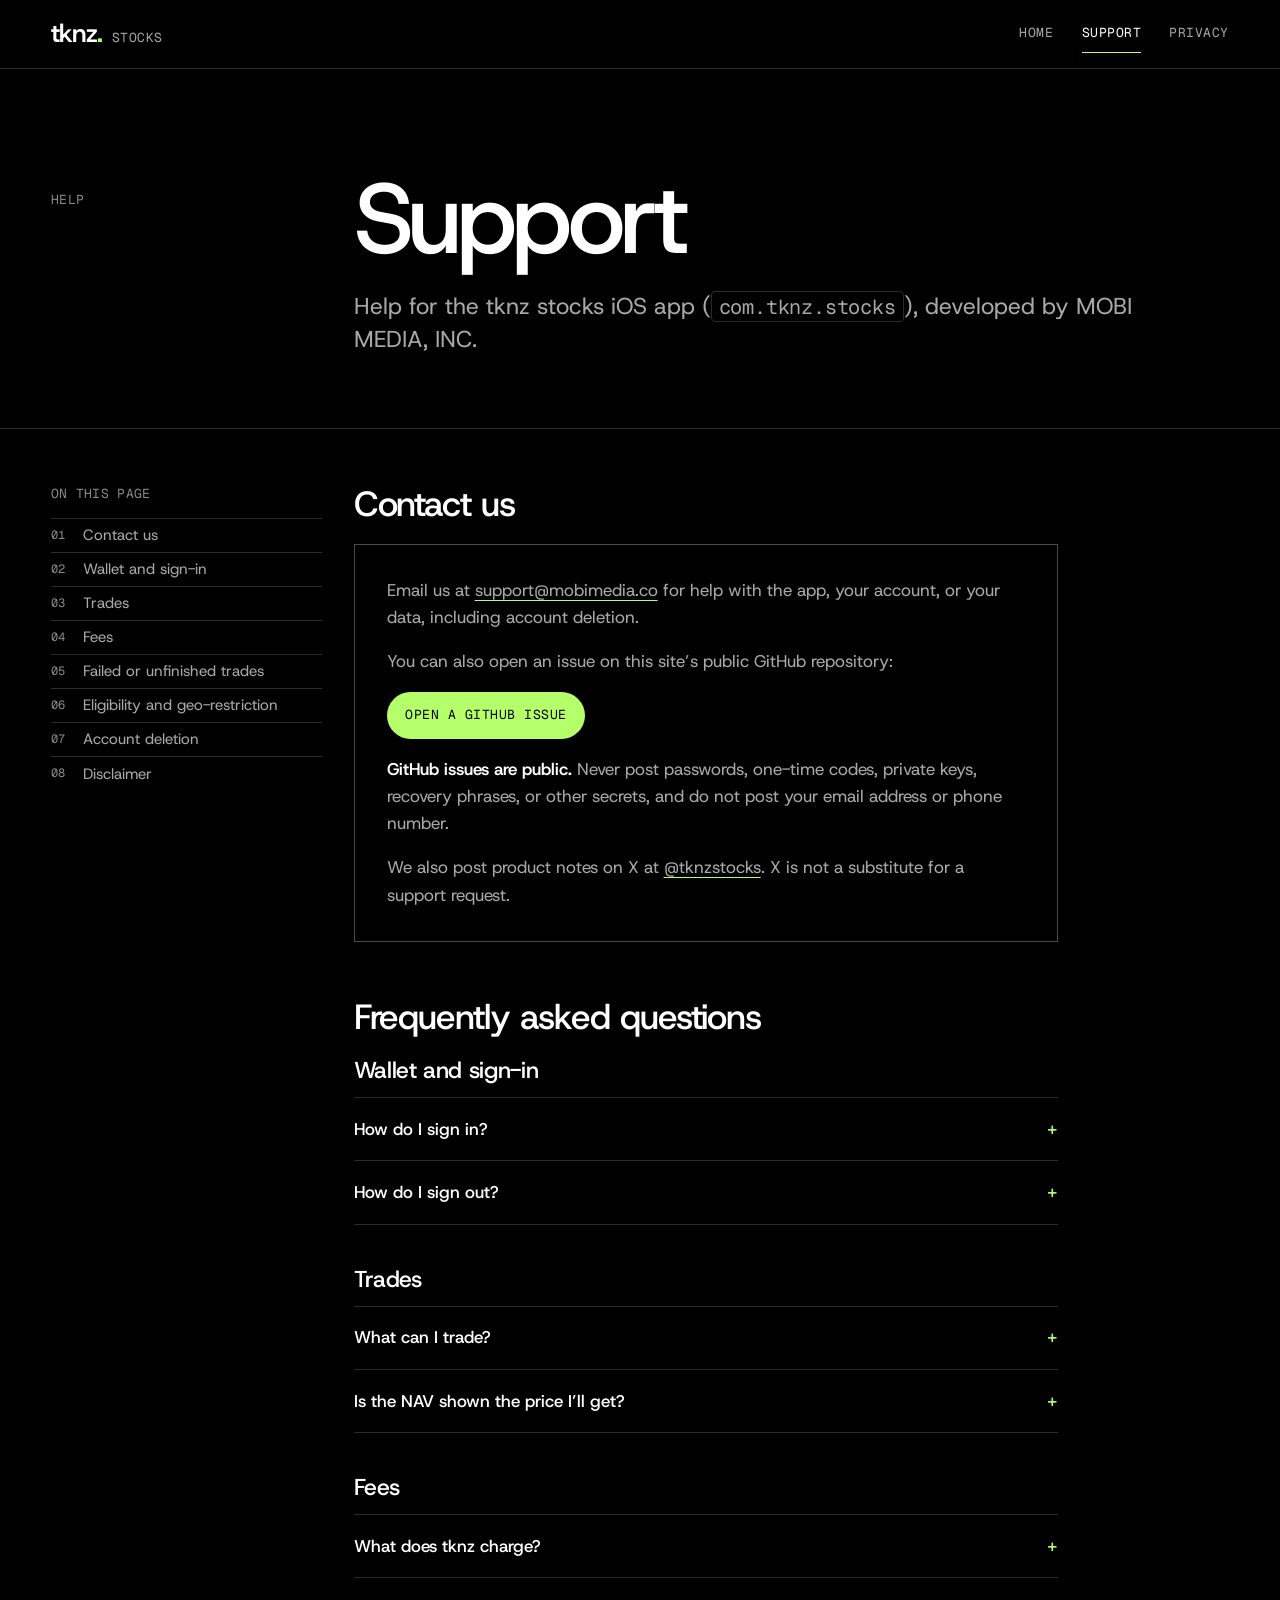
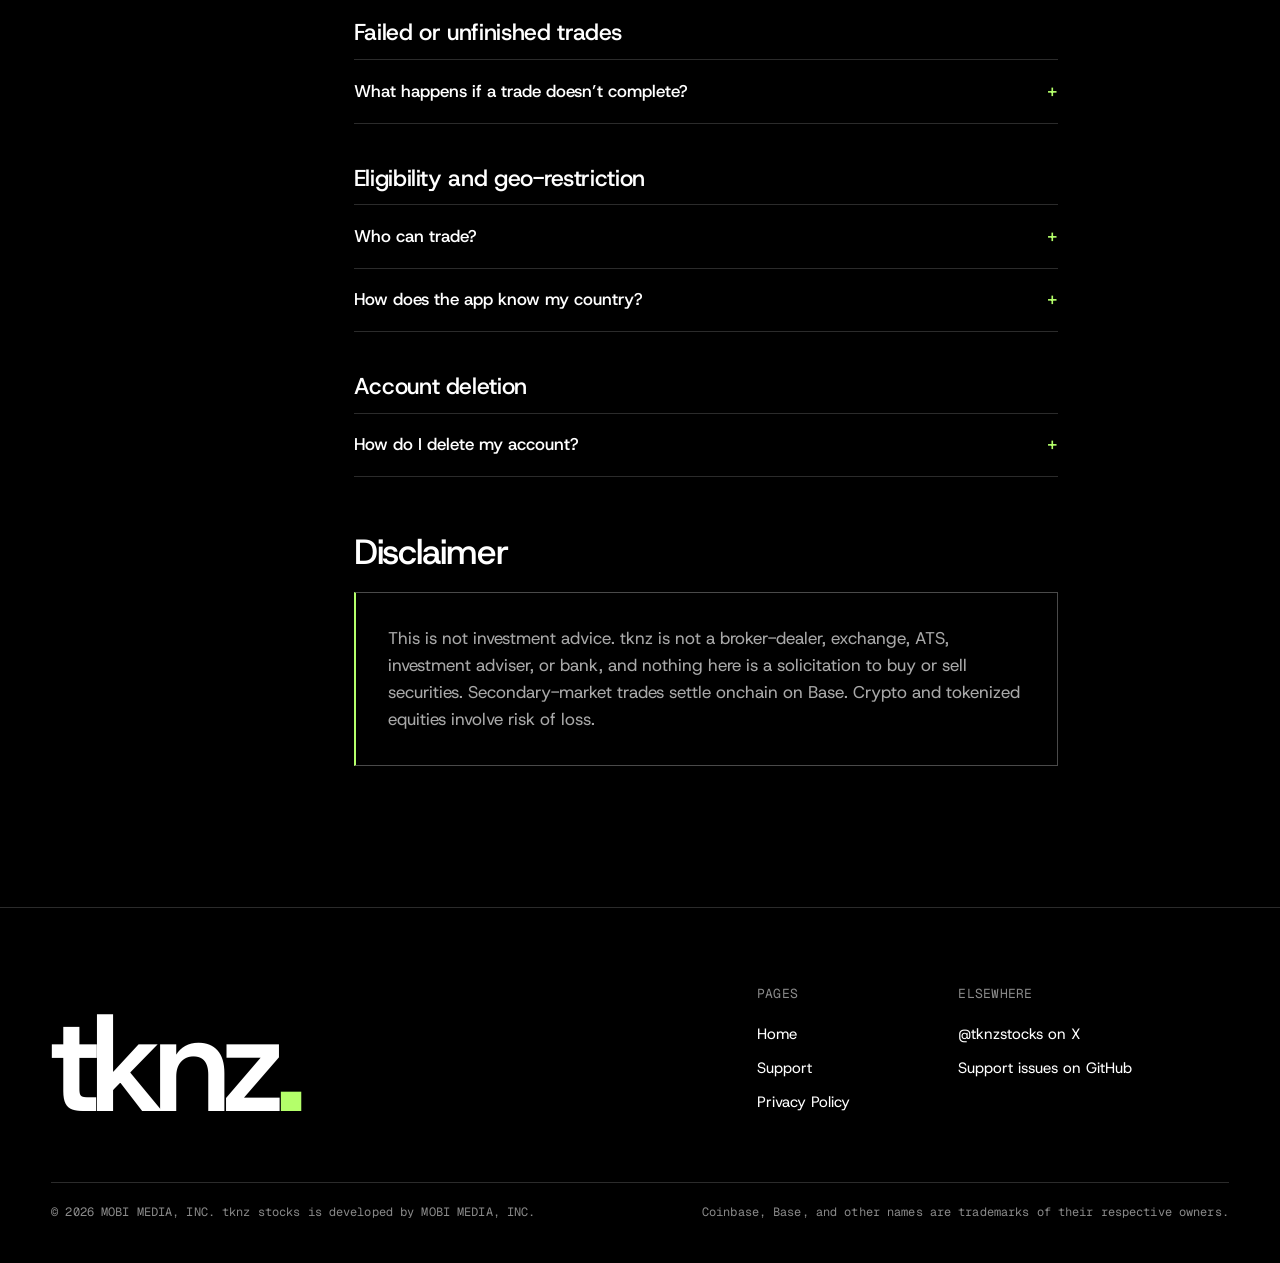
<file: support/index.html>
<!doctype html>
<html lang="en">
<head>
  <meta charset="utf-8">
  <meta name="viewport" content="width=device-width, initial-scale=1">
  <title>Support — tknz stocks</title>
  <meta name="description" content="Support and FAQ for the tknz stocks iOS app: sign-in, trades, fees, failed trades, eligibility, and account deletion.">
  <meta name="theme-color" content="#000000">
  <meta name="color-scheme" content="dark">
  <link rel="icon" type="image/png" href="../assets/tknz-app-icon-1024.png">
  <link rel="apple-touch-icon" href="../assets/tknz-app-icon-1024.png">
  <link rel="preload" href="../assets/fonts/HostGrotesk-var.woff2" as="font" type="font/woff2" crossorigin>
  <link rel="stylesheet" href="../assets/site.css">
</head>
<body>
  <a class="skip-link" href="#main">Skip to content</a>

  <header class="site-header">
    <div class="wrap">
      <a class="wordmark" href="../" aria-label="tknz stocks home"><span class="wordmark-tknz">tknz<span class="dot" aria-hidden="true">.</span></span><span class="wordmark-product">stocks</span></a>
      <nav class="site-nav" aria-label="Primary">
        <ul>
          <li><a href="../">Home</a></li>
          <li><a href="./" aria-current="page">Support</a></li>
          <li><a href="../privacy/">Privacy</a></li>
        </ul>
      </nav>
    </div>
  </header>

  <main id="main" tabindex="-1">
    <div class="wrap grid page-head">
      <p class="label page-eyebrow">Help</p>
      <div class="page-title">
        <h1>Support</h1>
        <p class="lede">Help for the tknz stocks iOS app (<code>com.tknz.stocks</code>), developed by MOBI MEDIA, INC.</p>
      </div>
    </div>

    <div class="wrap grid page-body">
      <aside class="page-aside">
        <nav class="toc" aria-labelledby="toc-title">
          <h2 class="label" id="toc-title">On this page</h2>
          <ol>
              <li><a href="#contact-title">Contact us</a></li>
              <li><a href="#faq-signin">Wallet and sign-in</a></li>
              <li><a href="#faq-trades">Trades</a></li>
              <li><a href="#faq-fees">Fees</a></li>
              <li><a href="#faq-failed">Failed or unfinished trades</a></li>
              <li><a href="#eligibility">Eligibility and geo-restriction</a></li>
              <li><a href="#faq-deletion">Account deletion</a></li>
              <li><a href="#disclaimer-title">Disclaimer</a></li>
          </ol>
        </nav>
      </aside>

      <div class="page-main prose">
        <section aria-labelledby="contact-title">
          <h2 id="contact-title">Contact us</h2>
          <div class="callout">
            <p>Email us at <a href="mailto:support@mobimedia.co">support@mobimedia.co</a> for help with the app, your account, or your data, including account deletion.</p>
            <p>You can also open an issue on this site’s public GitHub repository:</p>
            <p><a class="button" href="https://github.com/retroservices1121/tknz-stocks-site/issues">Open a GitHub issue</a></p>
            <p><strong>GitHub issues are public.</strong> Never post passwords, one-time codes, private keys, recovery phrases, or other secrets, and do not post your email address or phone number.</p>
            <p>We also post product notes on X at <a href="https://x.com/tknzstocks">@tknzstocks</a>. X is not a substitute for a support request.</p>
          </div>
        </section>

        <section class="faq" aria-labelledby="faq-title">
          <h2 id="faq-title">Frequently asked questions</h2>

          <div class="faq-group">
          <h3 id="faq-signin">Wallet and sign-in</h3>
          <details>
            <summary>How do I sign in?</summary>
            <p>tknz stocks uses Coinbase Developer Platform (CDP) for sign-in. You can sign in with an email one-time code, an SMS one-time code, Google, or Apple. Signing in creates a Base EVM smart account for you.</p>
            <p>The smart account is self-custodial. The tknz app does not collect or store your wallet’s private keys. When you place a trade, the app can submit transactions through your signed-in wallet. If you gave tknz permission through Coinbase to act on your wallet’s behalf, tknz removes that access when it processes your deletion request.</p>
          </details>
          <details>
            <summary>How do I sign out?</summary>
            <p>Open the <strong>Account</strong> screen and tap <strong>Sign out</strong>.</p>
          </details>
        </div>
          <div class="faq-group">
          <h3 id="faq-trades">Trades</h3>
          <details>
            <summary>What can I trade?</summary>
            <p>You can swap Base USDC for a Coinbase tokenized stock, and a tokenized stock back to USDC, on Base. Trades are executed through Coinbase Developer Platform (CDP) Trade.</p>
            <p>Trading is only available when the eligibility gate clears (see <a href="#eligibility">Eligibility</a>). Otherwise the catalog is read-only.</p>
          </details>
          <details>
            <summary>Is the NAV shown the price I’ll get?</summary>
            <p>No. <code>nav_price</code> is a Chainlink total-return reference, not a live execution or swap price. Feeds can go stale outside market hours. One B20 token is not permanently one share; the share-equivalent count uses the current multiplier.</p>
          </details>
        </div>
          <div class="faq-group">
          <h3 id="faq-fees">Fees</h3>
          <details>
            <summary>What does tknz charge?</summary>
            <p>A <strong>0.15% tknz fee</strong> is collected onchain on each trade. It is taken from the amount you pay, before the swap: an ERC-20 transfer of the fee in the token you pay, after which the swap uses only the remainder. The fee is included in the amount you pay, not added on top.</p>
          </details>
        </div>
          <div class="faq-group">
          <h3 id="faq-failed">Failed or unfinished trades</h3>
          <details>
            <summary>What happens if a trade doesn’t complete?</summary>
            <p>An open swap attempt is kept visible in the app across restarts, so you can see it and follow up if a trade does not complete.</p>
            <p>If you need help with an unfinished trade, email <a href="mailto:support@mobimedia.co">support@mobimedia.co</a> or <a href="https://github.com/retroservices1121/tknz-stocks-site/issues">open a GitHub issue</a>. You can include your smart account address and any transaction hash shown in the app (these are already public onchain). Never share one-time codes or secrets.</p>
          </details>
        </div>
          <div class="faq-group">
          <h3 id="eligibility">Eligibility and geo-restriction</h3>
          <details>
            <summary>Who can trade?</summary>
            <p>Trading is offered under <strong>Regulation S</strong> to people <strong>outside the United States</strong>. U.S. persons and people in restricted jurisdictions cannot open a buy path.</p>
            <ul>
            <li>App Store storefronts exclude the United States and U.S. territories.</li>
            <li>The in-app gate also blocks the United States, U.S. territories, Cuba, Iran, North Korea, and Syria.</li>
            <li>If your country cannot be determined, the gate does not fail open.</li>
            </ul>
          </details>
          <details>
            <summary>How does the app know my country?</summary>
            <p>The app derives a coarse country from your IP address using Cloudflare, falling back to GeoJS. It does not use GPS or precise location.</p>
          </details>
        </div>
          <div class="faq-group">
          <h3 id="faq-deletion">Account deletion</h3>
          <details>
            <summary>How do I delete my account?</summary>
            <p>While signed in, open the <strong>Account</strong> screen and tap <strong>Delete account</strong>. Type <strong>DELETE</strong> to confirm, then tap <strong>Delete account</strong> again.</p>
            <p>tknz deletes the account data it stores on its server and removes any access you gave tknz through Coinbase to act on your wallet’s behalf. tknz keeps a record of your request so its team can ask Coinbase to remove your sign-in record. Until Coinbase removes it, signing in again with the same method may reopen the same wallet. Once the tknz server accepts your request, the app tries to clear tknz data from this device and sign you out. The app tells you if either step can’t be completed.</p>
            <p>If the app is loading saved trade details or submitting a trade, wait for that step to finish, then try again. If the app can’t read the saved trade details, it pauses deletion to protect them. If the app shows a saved trade attempt, copy the wallet address and any trade references shown, then confirm you saved the details. If the app can’t confirm that the tknz server accepted your request, the app leaves your sign-in and device data in place. The server may already have processed some or all of the request, and it’s safe to try again.</p>
            <p><strong>Deleting your account does not move or delete your USDC or stocks.</strong> They stay in your wallet, which you control. If you don’t want them left there, move them to another wallet you control before you delete your account.</p>
            <p>The tknz app does not collect or store your wallet’s private keys. When you place a trade, the app can submit transactions through your signed-in wallet. If you gave tknz permission through Coinbase to act on your wallet’s behalf, tknz removes that access when it processes your deletion request.</p>
            <p>Your past transactions are recorded on a public blockchain and cannot be erased.</p>
            <p>You can also email <a href="mailto:support@mobimedia.co">support@mobimedia.co</a> about your account or data, including deletion.</p>
            <p>See the <a href="../privacy/#deletion">Privacy Policy</a> for more.</p>
          </details>
        </div>
        </section>

        <section aria-labelledby="disclaimer-title">
          <h2 id="disclaimer-title">Disclaimer</h2>
          <div class="callout callout--risk">
            <p>This is not investment advice. tknz is not a broker-dealer, exchange, ATS, investment adviser, or bank, and nothing here is a solicitation to buy or sell securities. Secondary-market trades settle onchain on Base. Crypto and tokenized equities involve risk of loss.</p>
          </div>
        </section>
      </div>
    </div>
  </main>

  <footer class="site-footer">
    <div class="wrap">
      <div class="grid footer-grid">
        <p class="footer-mark" aria-hidden="true">tknz<span class="dot">.</span></p>
        <nav class="footer-col footer-col--a" aria-labelledby="footer-pages">
          <h2 class="label" id="footer-pages">Pages</h2>
          <ul>
            <li><a href="../">Home</a></li>
            <li><a href="../support/">Support</a></li>
            <li><a href="../privacy/">Privacy Policy</a></li>
          </ul>
        </nav>
        <div class="footer-col footer-col--b">
          <h2 class="label">Elsewhere</h2>
          <ul>
            <li><a href="https://x.com/tknzstocks">@tknzstocks on X</a></li>
            <li><a href="https://github.com/retroservices1121/tknz-stocks-site/issues">Support issues on GitHub</a></li>
          </ul>
        </div>
      </div>
      <div class="footer-legal">
        <p>© 2026 MOBI MEDIA, INC. tknz stocks is developed by MOBI MEDIA, INC.</p>
        <p>Coinbase, Base, and other names are trademarks of their respective owners.</p>
      </div>
    </div>
  </footer>
</body>
</html>
</file>
<file: assets/site.css>
/* tknz Stocks — site styles. Plain CSS, no build step.
   Type: Host Grotesk (display + text) / Geist Mono (data, labels). Both SIL OFL 1.1, self-hosted.
   Palette: brand black, white, and the lime dot sampled from the tknz brand mark (#b4ff6a). */

@font-face {
  font-family: "Host Grotesk";
  src: url("./fonts/HostGrotesk-var.woff2") format("woff2");
  font-weight: 300 800;
  font-style: normal;
  font-display: swap;
}
@font-face {
  font-family: "Geist Mono";
  src: url("./fonts/GeistMono-var.woff2") format("woff2");
  font-weight: 100 900;
  font-style: normal;
  font-display: swap;
}

:root {
  --black: #000000;
  --ink: #ffffff;
  --ink-2: #a8a8a8;        /* secondary text: 8.9:1 on black */
  --ink-3: #8a8a8a;        /* tertiary labels: 6.1:1 on black */
  --rule: #2b2b2b;         /* hairlines */
  --rule-strong: #4a4a4a;
  --surface: #0d0d0d;
  --lime: #b4ff6a;         /* sampled from the brand mark */
  --on-lime: #000000;

  --sans: "Host Grotesk", ui-sans-serif, system-ui, -apple-system, "Segoe UI", Roboto, Helvetica, Arial, sans-serif;
  --mono: "Geist Mono", ui-monospace, SFMono-Regular, Menlo, Consolas, monospace;

  --max: 90rem;
  --gutter: clamp(1.25rem, 4vw, 3.5rem);
  --col-gap: clamp(1rem, 2.5vw, 2.5rem);
  --sec-space: clamp(5rem, 11vw, 10rem);

  --step--1: 0.8125rem;
  --step-0: 1.0625rem;
  --step-1: clamp(1.1875rem, 1rem + 0.6vw, 1.4375rem);
  --step-2: clamp(1.5rem, 1.15rem + 1.3vw, 2.25rem);
  --step-3: clamp(2.125rem, 1.4rem + 3vw, 4rem);
  --step-4: clamp(2.75rem, 1.4rem + 6vw, 6.5rem);

  --ease: cubic-bezier(0.2, 0.7, 0.1, 1);
}

*, *::before, *::after { box-sizing: border-box; }

html { -webkit-text-size-adjust: 100%; text-size-adjust: 100%; background: var(--black); }

body {
  margin: 0;
  background: var(--black);
  color: var(--ink);
  font-family: var(--sans);
  font-size: var(--step-0);
  font-weight: 400;
  line-height: 1.6;
  font-feature-settings: "kern", "calt";
  -webkit-font-smoothing: antialiased;
  -moz-osx-font-smoothing: grayscale;
  overflow-wrap: break-word;
}

img { max-width: 100%; height: auto; display: block; }

h1, h2, h3 { font-weight: 500; line-height: 1.05; letter-spacing: -0.025em; margin: 0; }
p, ul, ol, dl { margin: 0 0 1em; }
ul, ol { padding-left: 1.2rem; }
li + li { margin-top: 0.4em; }
strong { font-weight: 600; }

a {
  color: inherit;
  text-decoration: underline;
  text-decoration-color: var(--lime);
  text-decoration-thickness: 1px;
  text-underline-offset: 0.22em;
  overflow-wrap: anywhere;
  transition: text-decoration-thickness 0.15s, color 0.15s;
}
a:hover { text-decoration-thickness: 2px; }

code, .mono {
  font-family: var(--mono);
  font-size: 0.88em;
  font-feature-settings: "zero";
  letter-spacing: -0.01em;
}
code {
  padding: 0.08em 0.35em;
  border: 1px solid var(--rule);
  border-radius: 4px;
  white-space: nowrap;
}

:focus-visible {
  outline: 2px solid var(--lime);
  outline-offset: 3px;
  border-radius: 2px;
}
main:focus { outline: none; }

::selection { background: var(--lime); color: var(--on-lime); }

.visually-hidden {
  position: absolute !important;
  width: 1px; height: 1px;
  margin: -1px; padding: 0; border: 0;
  overflow: hidden;
  clip: rect(0 0 0 0);
  white-space: nowrap;
}

.skip-link {
  position: absolute;
  left: var(--gutter);
  top: -100px;
  z-index: 100;
  background: var(--lime);
  color: var(--on-lime);
  padding: 0.6rem 1rem;
  font-family: var(--mono);
  font-size: var(--step--1);
  text-decoration: none;
}
.skip-link:focus { top: 0.75rem; }

/* ---------- Layout primitives ---------- */

.wrap {
  width: 100%;
  max-width: var(--max);
  margin: 0 auto;
  padding-left: var(--gutter);
  padding-right: var(--gutter);
}

.grid {
  display: grid;
  grid-template-columns: minmax(0, 1fr);
  column-gap: var(--col-gap);
}
@media (min-width: 64rem) {
  .grid { grid-template-columns: repeat(12, minmax(0, 1fr)); }
}

.label {
  font-family: var(--mono);
  font-size: var(--step--1);
  font-weight: 400;
  letter-spacing: 0.02em;
  text-transform: uppercase;
  color: var(--ink-3);
  line-height: 1.4;
}

.lede {
  font-size: var(--step-1);
  line-height: 1.45;
  color: var(--ink-2);
  max-width: 36em;
}
.lede strong { color: var(--ink); font-weight: 500; }

.muted { color: var(--ink-2); }
.fine { font-size: 0.9375rem; }

/* ---------- Header ---------- */

.site-header {
  position: relative;
  z-index: 10;
  border-bottom: 1px solid var(--rule);
}
.site-header .wrap {
  display: flex;
  flex-wrap: wrap;
  align-items: center;
  justify-content: space-between;
  gap: 0.75rem 2rem;
  min-height: 4.25rem;
  padding-top: 0.75rem;
  padding-bottom: 0.75rem;
}

.wordmark {
  display: inline-flex;
  align-items: baseline;
  gap: 0.6rem;
  color: var(--ink);
  text-decoration: none;
  line-height: 1;
}
.wordmark-tknz {
  font-weight: 600;
  font-size: 1.6rem;
  letter-spacing: -0.04em;
}
.wordmark .dot { color: var(--lime); }
.wordmark-product {
  font-family: var(--mono);
  font-size: var(--step--1);
  text-transform: uppercase;
  letter-spacing: 0.04em;
  color: var(--ink-2);
}

.site-nav ul {
  list-style: none;
  margin: 0;
  padding: 0;
  display: flex;
  flex-wrap: wrap;
  gap: 0.25rem 1.75rem;
}
.site-nav li + li { margin-top: 0; }
.site-nav a {
  font-family: var(--mono);
  font-size: var(--step--1);
  text-transform: uppercase;
  letter-spacing: 0.04em;
  color: var(--ink-2);
  text-decoration: none;
  display: inline-block;
  padding: 0.5rem 0;
  border-bottom: 1px solid transparent;
}
.site-nav a:hover { color: var(--ink); }
.site-nav a[aria-current="page"] { color: var(--ink); border-bottom-color: var(--lime); }

/* ---------- Status chip ---------- */

.status {
  display: inline-flex;
  align-items: center;
  gap: 0.6rem;
  font-family: var(--mono);
  font-size: var(--step--1);
  text-transform: uppercase;
  letter-spacing: 0.04em;
  color: var(--ink);
  border: 1px solid var(--rule-strong);
  border-radius: 999px;
  padding: 0.45rem 0.9rem 0.45rem 0.75rem;
  line-height: 1.2;
}
.status::before {
  content: "";
  width: 0.5rem;
  height: 0.5rem;
  border-radius: 50%;
  background: var(--lime);
  flex: none;
}

/* ---------- Hero ---------- */

.hero {
  padding-top: clamp(3rem, 8vw, 7rem);
  padding-bottom: var(--sec-space);
  row-gap: clamp(3rem, 6vw, 4rem);
  align-items: start;
}
.hero-copy > * + * { margin-top: clamp(1.5rem, 3vw, 2.25rem); }
.hero-copy p { margin-bottom: 0; }
.hero h1 {
  font-size: var(--step-4);
  font-weight: 500;
  line-height: 0.95;
  letter-spacing: -0.045em;
  max-width: 11ch;
}
.hero h1 .accent { color: var(--lime); }
.hero-meta {
  display: flex;
  flex-wrap: wrap;
  align-items: center;
  gap: 0.75rem 1.5rem;
}
.hero-meta .fine { margin: 0; }

.hero-figure { margin: 0; }

.specs {
  margin: 0;
  border-top: 1px solid var(--rule);
}
.specs div {
  display: grid;
  grid-template-columns: minmax(7.5rem, 2fr) 5fr;
  gap: 1rem;
  padding: 0.85rem 0;
  border-bottom: 1px solid var(--rule);
}
.specs dt {
  font-family: var(--mono);
  font-size: var(--step--1);
  text-transform: uppercase;
  letter-spacing: 0.02em;
  color: var(--ink-3);
  padding-top: 0.2em;
}
.specs dd { margin: 0; }

@media (min-width: 64rem) {
  .hero-copy { grid-column: 1 / span 7; }
  .hero-figure { grid-column: 9 / span 4; grid-row: 1 / span 3; }
  .hero .specs, .hero-note { grid-column: 1 / span 6; }
}

/* ---------- Device frame / screenshots ---------- */

.device {
  position: relative;
  width: 100%;
  max-width: 22rem;
  padding: 0.55rem;
  background: #0b0b0b;
  border: 1px solid var(--rule-strong);
  border-radius: 2.75rem;
  box-shadow: 0 0 0 1px #000, 0 2.5rem 5rem -2rem rgba(180, 255, 106, 0.08);
}
@media (max-width: 47.99rem) {
  .device { max-width: min(20rem, 100%); }
}
.device img {
  width: 100%;
  border-radius: 2.25rem;
  background: #111;
}
.shot { margin: 0; }
.shot figcaption {
  margin-top: 1.1rem;
  max-width: 22rem;
  display: grid;
  grid-template-columns: auto 1fr;
  column-gap: 0.9rem;
  font-size: 0.9375rem;
  line-height: 1.45;
  color: var(--ink-2);
}
.shot figcaption .label { color: var(--ink-3); }
.shot figcaption .tag {
  display: inline-block;
  margin-top: 0.35rem;
  font-family: var(--mono);
  font-size: 0.75rem;
  text-transform: uppercase;
  letter-spacing: 0.04em;
  color: var(--ink);
  border: 1px solid var(--rule-strong);
  padding: 0.1rem 0.4rem;
}

/* ---------- Numbered sections ---------- */

.sec { padding-bottom: var(--sec-space); }

.sec-head {
  display: flex;
  align-items: baseline;
  gap: 1.25rem;
  padding-top: 1rem;
  margin-bottom: clamp(2.5rem, 6vw, 5rem);
  border-top: 1px solid var(--rule);
}
.sec-num { color: var(--lime); }
.sec-head .label + .label::before { content: "/"; margin-right: 1.25rem; color: var(--rule-strong); }

.sec h2 {
  font-size: var(--step-3);
  line-height: 1;
  letter-spacing: -0.04em;
  max-width: 14ch;
  margin-bottom: clamp(1.25rem, 3vw, 2rem);
}
.sec-copy > p:not(.lede) { color: var(--ink-2); max-width: 34em; }
.sec-copy > p strong { color: var(--ink); }

.sec-body { row-gap: clamp(3rem, 6vw, 4.5rem); align-items: start; }

/* Labelled facts (detail list beside screenshots) */
.facts {
  margin: clamp(2rem, 4vw, 3rem) 0 0;
  padding: 0;
  list-style: none;
  border-top: 1px solid var(--rule);
  max-width: 36rem;
}
.facts li {
  margin: 0;
  padding: 1rem 0;
  border-bottom: 1px solid var(--rule);
  display: grid;
  grid-template-columns: minmax(8rem, 2fr) 5fr;
  gap: 1rem;
}
.facts .label { padding-top: 0.2em; }
.facts p { margin: 0; color: var(--ink-2); }
@media (max-width: 30rem) {
  .facts li, .specs div { grid-template-columns: 1fr; gap: 0.25rem; }
}

.shots-pair {
  display: grid;
  grid-template-columns: repeat(2, minmax(0, 1fr));
  gap: clamp(1rem, 3vw, 2.5rem);
  align-items: start;
}
.shots-pair .shot:nth-child(2) { margin-top: clamp(3rem, 10vw, 7rem); }
@media (max-width: 30rem) {
  .shots-pair { grid-template-columns: 1fr; }
  .shots-pair .shot:nth-child(2) { margin-top: 0; }
  .shots-pair .device { max-width: 20rem; }
}

@media (min-width: 64rem) {
  /* Copy left, screens right */
  .sec--a .sec-copy { grid-column: 1 / span 5; position: sticky; top: 3rem; }
  .sec--a .sec-media { grid-column: 8 / span 5; }
  /* Screens left, copy right */
  .sec--b .sec-media { grid-column: 1 / span 6; grid-row: 1; }
  .sec--b .sec-copy { grid-column: 8 / span 5; grid-row: 1; position: sticky; top: 3rem; padding-top: clamp(0rem, 6vw, 6rem); }
}

.note {
  font-size: 0.9375rem;
  color: var(--ink-2);
  border-left: 1px solid var(--lime);
  padding-left: 1rem;
  max-width: 34em;
}

/* ---------- Fee band (the one lime surface) ---------- */

.band {
  background: var(--lime);
  color: var(--on-lime);
  padding: clamp(4rem, 9vw, 8rem) 0;
  margin-bottom: var(--sec-space);
}
.band ::selection { background: var(--black); color: var(--lime); }
.band a { text-decoration-color: currentColor; }
.band :focus-visible { outline-color: var(--black); }
.band .sec-head { border-top-color: rgba(0, 0, 0, 0.35); }
.band .sec-num, .band .label { color: var(--on-lime); }
.band .sec-head .label + .label::before { color: rgba(0, 0, 0, 0.45); }
.band-figure {
  font-size: clamp(5.5rem, 3rem + 14vw, 15rem);
  font-weight: 500;
  line-height: 0.82;
  letter-spacing: -0.06em;
  margin: 0 0 2rem;
  font-feature-settings: "tnum";
}
.band-figure span { font-size: 0.45em; letter-spacing: -0.03em; vertical-align: 0.95em; margin-left: 0.04em; }
.band h2 { font-size: var(--step-2); line-height: 1.1; letter-spacing: -0.03em; max-width: 20ch; margin-bottom: 1.25rem; }
.band p { max-width: 34em; }
.band .sec-body { row-gap: 3rem; }

.steps { list-style: none; padding: 0; margin: 2rem 0 0; counter-reset: step; max-width: 34em; }
.steps li {
  counter-increment: step;
  display: grid;
  grid-template-columns: 2.5rem 1fr;
  padding: 0.9rem 0;
  border-top: 1px solid rgba(0, 0, 0, 0.3);
  margin: 0;
}
.steps li:last-child { border-bottom: 1px solid rgba(0, 0, 0, 0.3); }
.steps li::before { content: counter(step, decimal-leading-zero); font-family: var(--mono); font-size: var(--step--1); padding-top: 0.2em; }

.ledger {
  width: 100%;
  min-width: 0;
  border-collapse: collapse;
  font-family: var(--mono);
  font-size: 0.9375rem;
  font-feature-settings: "tnum", "zero";
}
.ledger caption {
  text-align: left;
  font-family: var(--mono);
  font-size: var(--step--1);
  text-transform: uppercase;
  letter-spacing: 0.02em;
  padding-bottom: 0.9rem;
  color: var(--on-lime);
}
.ledger th, .ledger td {
  border: 0;
  border-top: 1px solid rgba(0, 0, 0, 0.3);
  padding: 0.9rem 0;
  font-weight: 400;
  text-align: left;
  vertical-align: baseline;
}
.band .ledger th, .band .ledger td { color: var(--on-lime); }
.ledger td { text-align: right; white-space: nowrap; padding-left: 1rem; }
.ledger tr:last-child th, .ledger tr:last-child td { border-bottom: 1px solid var(--on-lime); font-weight: 600; }
.ledger .sub { display: block; font-size: 0.8125rem; opacity: 0.75; font-weight: 400; }
.ledger-note { font-size: 0.875rem; margin-top: 1rem; }

@media (min-width: 64rem) {
  .band .band-main { grid-column: 1 / span 6; }
  .band .band-aside { grid-column: 8 / span 5; padding-top: 1rem; }
}

/* ---------- Eligibility ---------- */

.elig { list-style: none; padding: 0; margin: 0; border-top: 1px solid var(--rule); }
.elig > li {
  margin: 0;
  padding: 1.5rem 0;
  border-bottom: 1px solid var(--rule);
  display: grid;
  gap: 0.5rem 1.5rem;
}
.elig h3 { font-size: var(--step-1); letter-spacing: -0.015em; line-height: 1.25; }
.elig p { margin: 0; color: var(--ink-2); }
.places { list-style: none; padding: 0; margin: 0.75rem 0 0; display: flex; flex-wrap: wrap; gap: 0.5rem; }
.places li {
  margin: 0;
  font-family: var(--mono);
  font-size: var(--step--1);
  border: 1px solid var(--rule-strong);
  padding: 0.25rem 0.6rem;
  color: var(--ink);
}
@media (min-width: 48rem) {
  .elig > li { grid-template-columns: 3rem minmax(0, 4fr) minmax(0, 7fr); align-items: baseline; }
}
@media (min-width: 64rem) {
  .sec--elig .sec-copy { grid-column: 1 / span 5; }
  .sec--elig .elig-wrap { grid-column: 7 / span 6; }
}

/* ---------- Risk disclosures ---------- */

.risk {
  border: 1px solid var(--rule-strong);
  padding: clamp(1.5rem, 4vw, 3rem);
}
.risk ol {
  list-style: none;
  counter-reset: risk;
  padding: 0;
  margin: 0;
}
.risk li {
  counter-increment: risk;
  display: grid;
  grid-template-columns: 2.75rem 1fr;
  padding: 1rem 0;
  margin: 0;
  border-top: 1px solid var(--rule);
  color: var(--ink-2);
}
.risk li:first-child { border-top: 0; padding-top: 0; }
.risk li:last-child { padding-bottom: 0; }
.risk li::before { content: counter(risk, decimal-leading-zero); font-family: var(--mono); font-size: var(--step--1); color: var(--lime); padding-top: 0.2em; }
.risk li strong { color: var(--ink); }
@media (min-width: 64rem) {
  .sec--risk .sec-copy { grid-column: 1 / span 4; }
  .sec--risk .risk { grid-column: 6 / span 7; }
}
.sec--risk h2 { font-size: var(--step-2); max-width: 12ch; }

/* ---------- Inner pages (support, privacy) ---------- */

.page-head {
  padding-top: clamp(3rem, 8vw, 6.5rem);
  padding-bottom: clamp(2.5rem, 6vw, 4.5rem);
  row-gap: 1.5rem;
}
.page-head h1 {
  font-size: var(--step-4);
  line-height: 0.95;
  letter-spacing: -0.045em;
}
.page-head .lede { margin-bottom: 0; }
@media (min-width: 64rem) {
  .page-head .page-eyebrow { grid-column: 1 / span 3; padding-top: 1.2rem; }
  .page-head .page-title { grid-column: 4 / span 9; }
}
.page-title > * + * { margin-top: 1.5rem; }

.page-body {
  border-top: 1px solid var(--rule);
  padding-top: clamp(2rem, 5vw, 3.5rem);
  padding-bottom: var(--sec-space);
  row-gap: 3rem;
  align-items: start;
}
@media (min-width: 64rem) {
  .page-aside { grid-column: 1 / span 3; position: sticky; top: 2rem; }
  .page-main { grid-column: 4 / span 8; }
}

.toc ol { list-style: none; padding: 0; margin: 0.9rem 0 0; counter-reset: toc; }
.toc li { counter-increment: toc; margin: 0; }
.toc a {
  display: grid;
  grid-template-columns: 2rem 1fr;
  padding: 0.4rem 0;
  font-size: 0.9375rem;
  line-height: 1.35;
  color: var(--ink-2);
  text-decoration: none;
  border-top: 1px solid var(--rule);
}
.toc a::before { content: counter(toc, decimal-leading-zero); font-family: var(--mono); font-size: 0.75rem; color: var(--ink-3); padding-top: 0.15em; }
.toc a:hover { color: var(--ink); }
@media (max-width: 63.99rem) {
  .toc ol { columns: 2 14rem; column-gap: var(--col-gap); }
  .toc li { break-inside: avoid; }
}

.prose { max-width: 44rem; }
.prose > section { padding-top: clamp(2.5rem, 5vw, 3.5rem); }
.prose > section:first-child { padding-top: 0; }
.prose h2 {
  font-size: var(--step-2);
  letter-spacing: -0.03em;
  line-height: 1.1;
  margin-bottom: 1.25rem;
  scroll-margin-top: 1.5rem;
}
.prose h3 { font-size: var(--step-1); letter-spacing: -0.015em; line-height: 1.25; margin: 2.25rem 0 0.75rem; scroll-margin-top: 1.5rem; }
.prose p, .prose li { color: var(--ink-2); }
.prose strong { color: var(--ink); }
.prose ul { padding-left: 1.1rem; }
.prose ul li::marker { color: var(--ink-3); }
.prose .intro { color: var(--ink); font-size: var(--step-1); line-height: 1.45; }

.callout {
  border: 1px solid var(--rule-strong);
  padding: clamp(1.25rem, 3vw, 2rem);
}
.callout > :last-child { margin-bottom: 0; }
.callout .label { display: block; margin-bottom: 1rem; }
.callout--risk { border-color: var(--rule-strong); border-left: 2px solid var(--lime); }

.button {
  display: inline-flex;
  align-items: center;
  gap: 0.6rem;
  padding: 0.8rem 1.15rem;
  background: var(--lime);
  color: var(--on-lime);
  font-family: var(--mono);
  font-size: var(--step--1);
  text-transform: uppercase;
  letter-spacing: 0.04em;
  text-decoration: none;
  border-radius: 999px;
}
@media (prefers-reduced-motion: no-preference) {
  .button { transition: transform 0.2s var(--ease); }
  .button:hover { transform: translateY(-1px); }
}
.button:focus-visible { outline-color: var(--ink); }

/* FAQ */
.faq-group + .faq-group { margin-top: 2.5rem; }
.faq-group h3 { margin-top: 0; }
.faq details { border-top: 1px solid var(--rule); }
.faq details:last-of-type { border-bottom: 1px solid var(--rule); }
.faq summary {
  cursor: pointer;
  list-style: none;
  display: flex;
  justify-content: space-between;
  align-items: baseline;
  gap: 1.5rem;
  padding: 1.1rem 0;
  font-size: 1.0625rem;
  font-weight: 500;
  color: var(--ink);
}
.faq summary::-webkit-details-marker { display: none; }
.faq summary::after {
  content: "+";
  font-family: var(--mono);
  font-size: 1.1rem;
  color: var(--lime);
  flex: none;
  line-height: 1;
}
.faq details[open] summary::after { content: "−"; }
.faq summary:hover { color: var(--lime); }
.faq details > :not(summary) { max-width: 38rem; }
.faq details > :last-child { margin-bottom: 1.5rem; }

/* Table (privacy) */
.table-scroll {
  overflow-x: auto;
  -webkit-overflow-scrolling: touch;
  margin: 1.5rem 0;
  border-top: 1px solid var(--rule-strong);
}
.table-scroll:focus-visible { outline-offset: 4px; }
table { border-collapse: collapse; width: 100%; min-width: 44rem; font-size: 0.9rem; line-height: 1.45; }
caption {
  text-align: left;
  font-family: var(--mono);
  font-size: var(--step--1);
  text-transform: uppercase;
  letter-spacing: 0.02em;
  color: var(--ink-3);
  padding: 0.85rem 0;
}
th, td { border-bottom: 1px solid var(--rule); padding: 0.75rem 1rem 0.75rem 0; vertical-align: top; text-align: left; color: var(--ink-2); }
thead th {
  font-family: var(--mono);
  font-size: 0.75rem;
  font-weight: 400;
  text-transform: uppercase;
  letter-spacing: 0.02em;
  color: var(--ink-3);
  border-bottom-color: var(--rule-strong);
}
tbody th { font-weight: 500; color: var(--ink); }

/* ---------- Footer ---------- */

.site-footer {
  border-top: 1px solid var(--rule);
  padding: clamp(3rem, 6vw, 5rem) 0 2.5rem;
  color: var(--ink-2);
  font-size: 0.9375rem;
}
.footer-grid { row-gap: 2.5rem; }
.footer-mark {
  font-size: clamp(3.5rem, 2rem + 8vw, 9rem);
  font-weight: 600;
  letter-spacing: -0.06em;
  line-height: 0.8;
  color: var(--ink);
  margin: 0;
}
.footer-mark .dot { color: var(--lime); }
.footer-col h2 { margin-bottom: 0.9rem; }
.footer-col ul { list-style: none; padding: 0; margin: 0; }
.footer-col li { margin: 0; }
.footer-col a { display: inline-block; padding: 0.3rem 0; color: var(--ink); text-decoration: none; }
.footer-col a:hover { color: var(--lime); }
.footer-legal {
  margin-top: clamp(2.5rem, 6vw, 4rem);
  padding-top: 1.25rem;
  border-top: 1px solid var(--rule);
  display: flex;
  flex-wrap: wrap;
  justify-content: space-between;
  gap: 0.5rem 2rem;
  font-family: var(--mono);
  font-size: 0.75rem;
  letter-spacing: 0.01em;
  color: var(--ink-3);
}
.footer-legal p { margin: 0; }
@media (min-width: 40rem) and (max-width: 63.99rem) {
  .footer-grid { grid-template-columns: repeat(2, minmax(0, 1fr)); }
  .footer-mark { grid-column: 1 / -1; }
}
@media (min-width: 64rem) {
  .footer-mark { grid-column: 1 / span 6; align-self: end; }
  .footer-col--a { grid-column: 8 / span 2; }
  .footer-col--b { grid-column: 10 / span 3; }
}

/* Long tokens (URLs, hashes) wrap on narrow screens. */
main p, main li, main dd { overflow-wrap: anywhere; }

/* ---------- Motion (opt-in, JS-enhanced, respects reduced motion) ---------- */

@media (prefers-reduced-motion: no-preference) {
  html { scroll-behavior: smooth; }

  .js [data-reveal] {
    opacity: 0;
    transform: translate3d(0, 1.5rem, 0);
    transition: opacity 0.9s var(--ease), transform 0.9s var(--ease);
    transition-delay: var(--reveal-delay, 0s);
  }
  .js [data-reveal].is-in { opacity: 1; transform: none; }

  [data-parallax] { will-change: transform; }
}

@media print {
  .site-nav, .skip-link { display: none; }
  body, .band { background: #fff; color: #000; }
}
</file>
